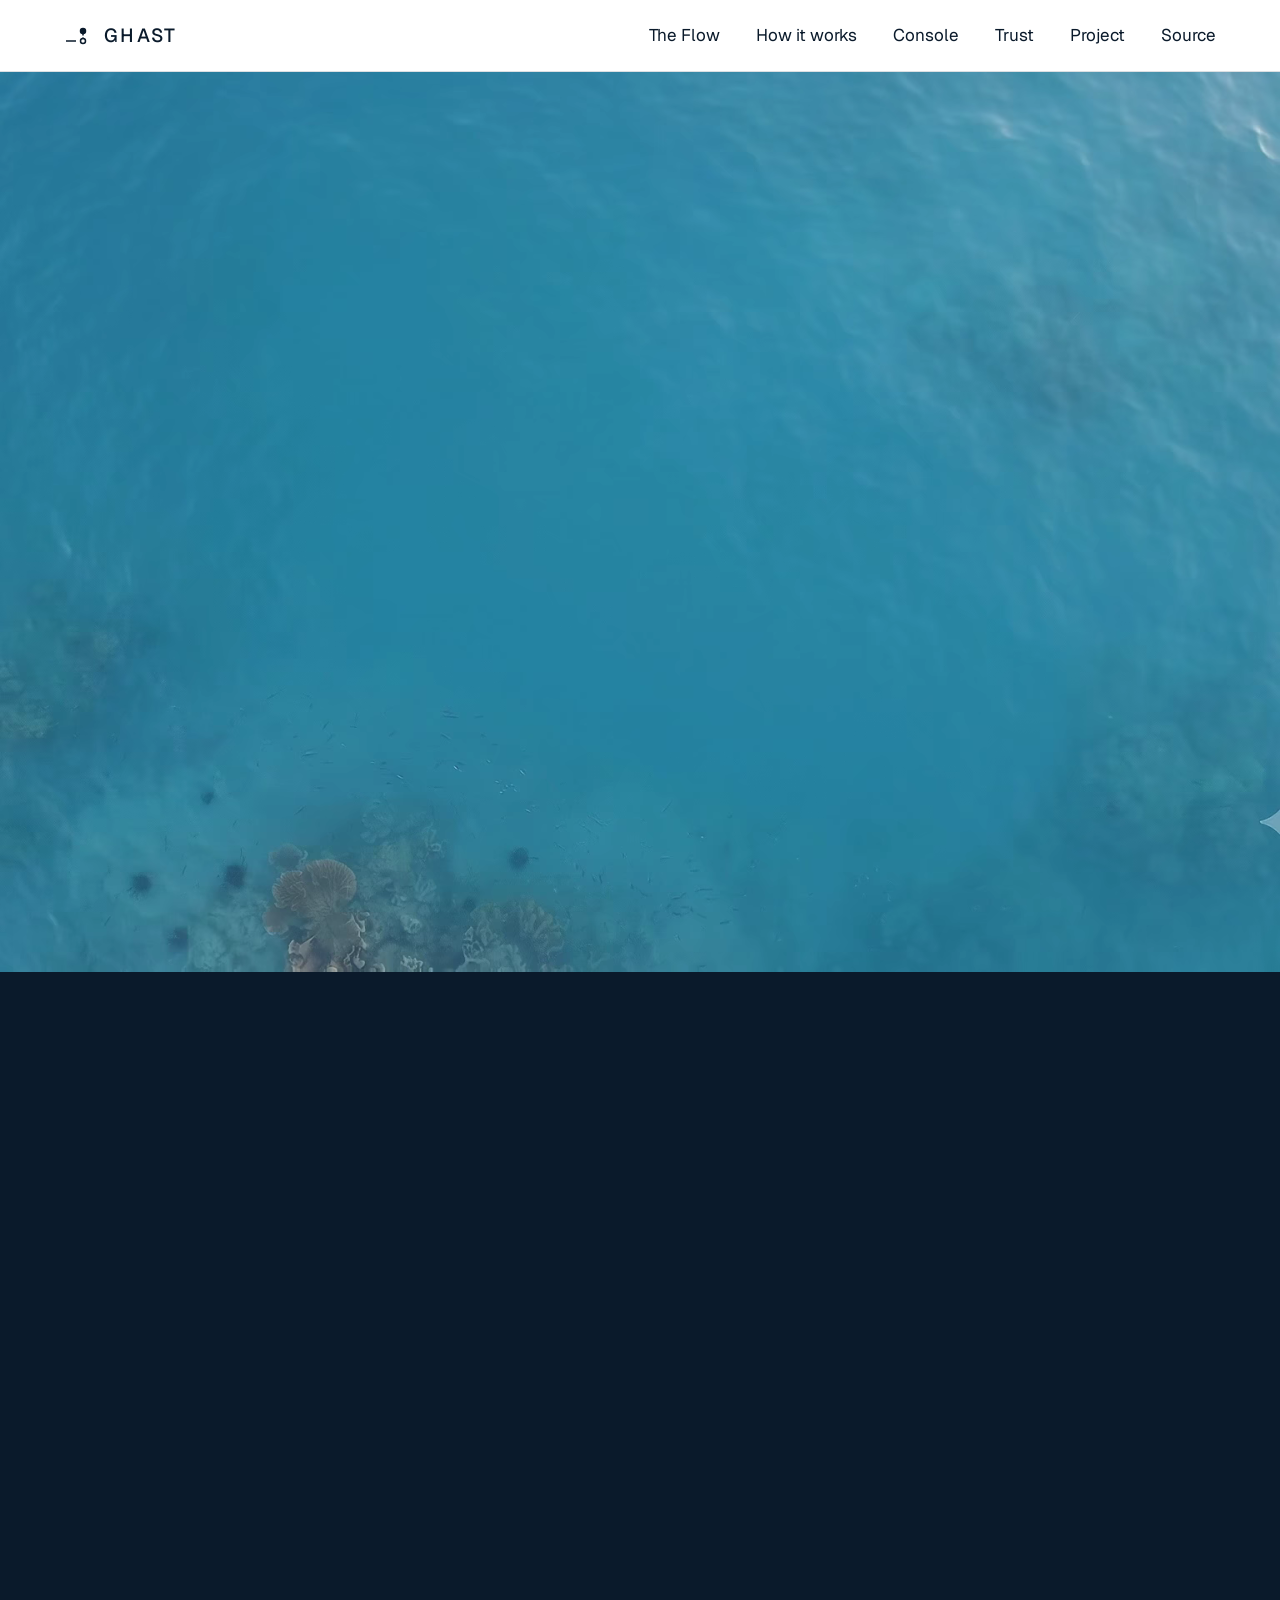
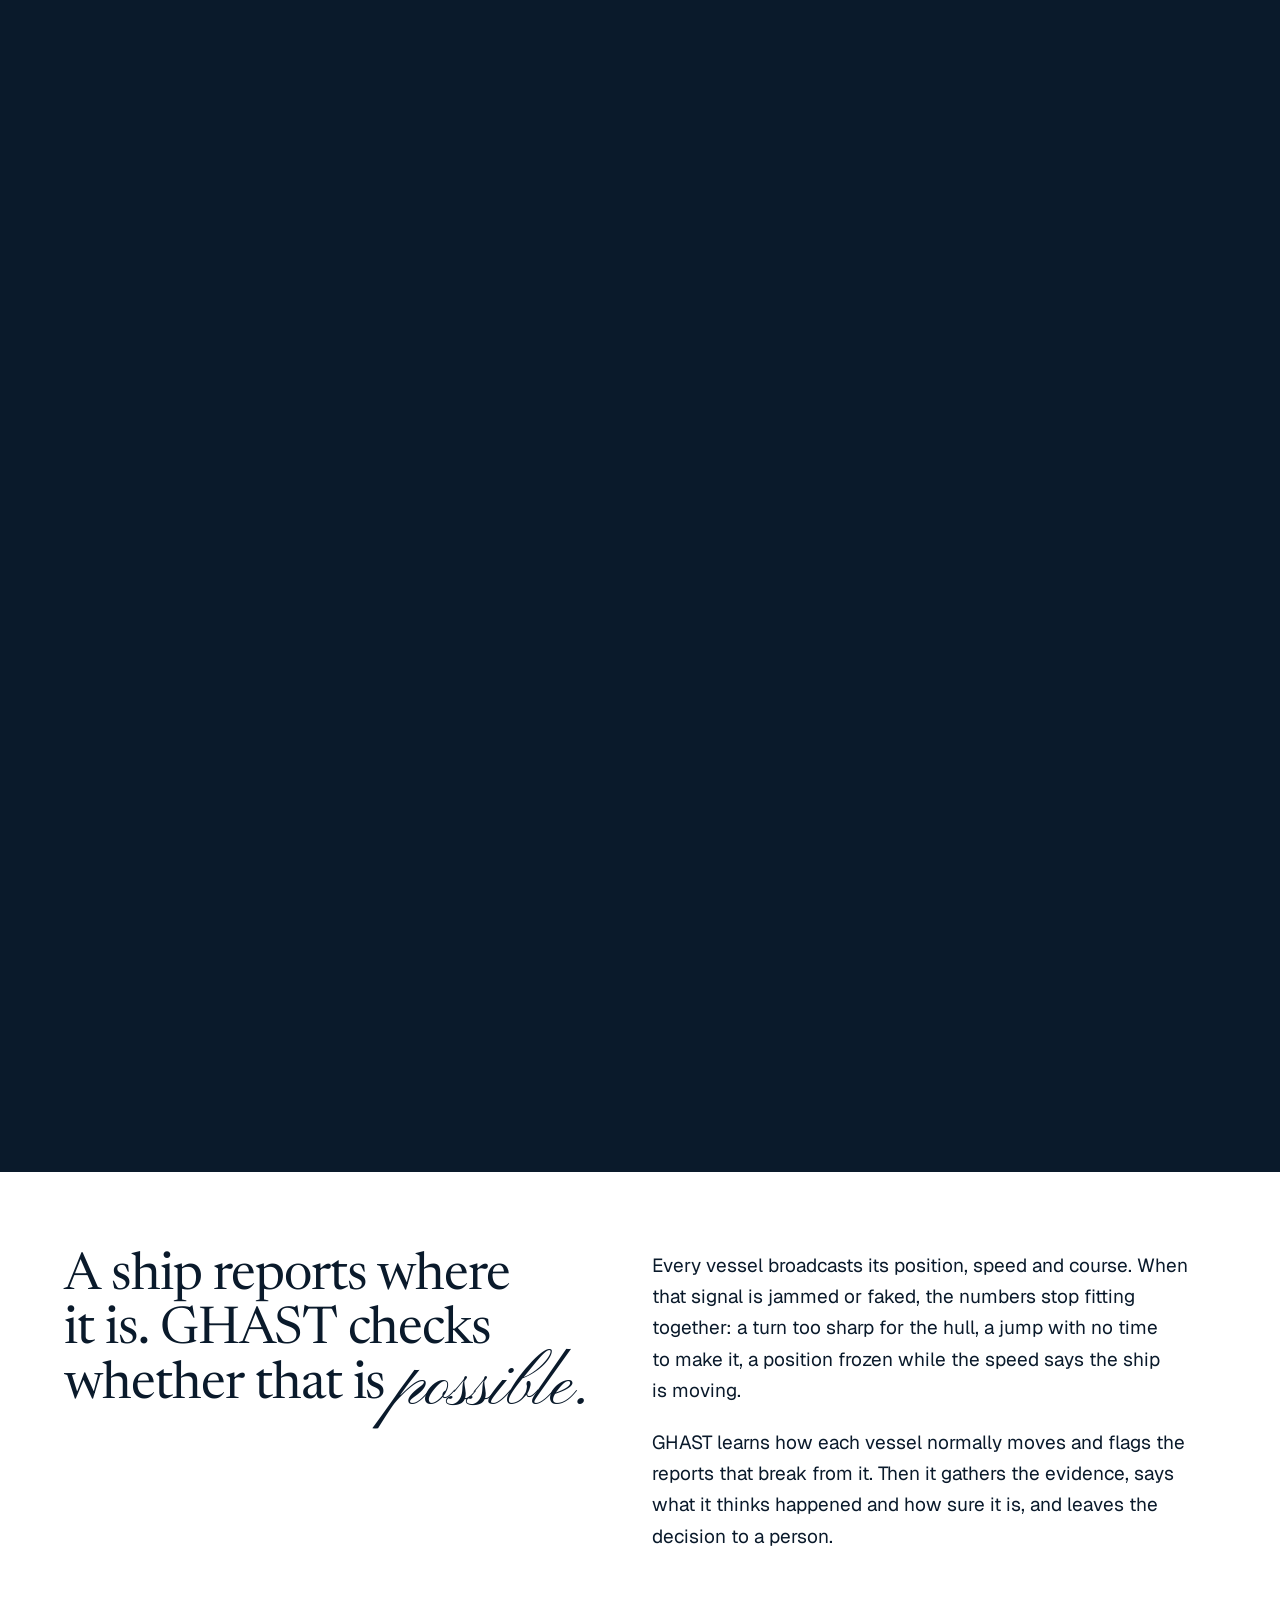
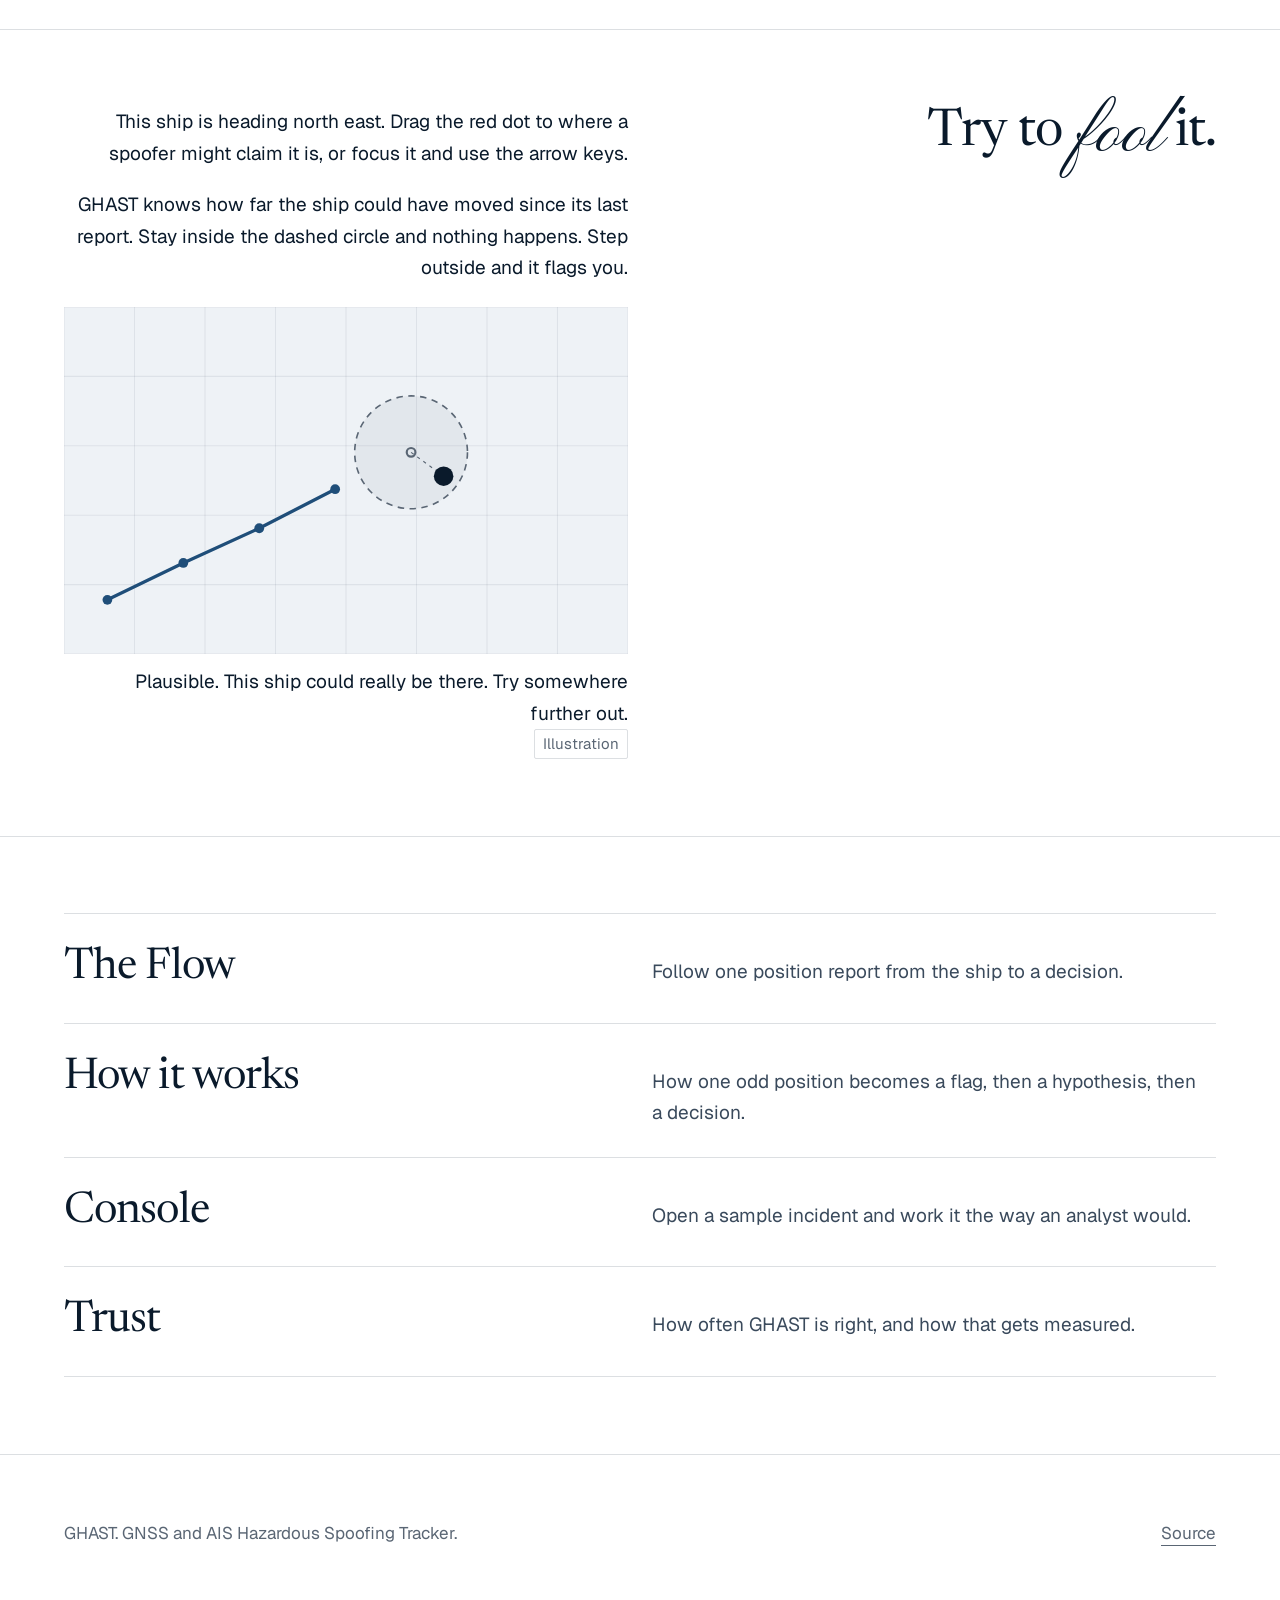
<file: frontend/site/index.html>
<!doctype html>
<html lang="en" class="no-js">
<head>
  <meta charset="utf-8" />
  <meta name="viewport" content="width=device-width, initial-scale=1" />
  <title>GHAST</title>
  <meta name="description" content="GHAST watches vessel position reports, flags the ones that do not add up, and shows an analyst why." />
  <meta name="author" content="GHAST team" />
  <meta name="robots" content="index, follow" />
  <meta name="theme-color" content="#ffffff" />
  <link rel="icon" type="image/svg+xml" href="assets/favicon.svg" />
  <meta property="og:type" content="website" />
  <meta property="og:site_name" content="GHAST" />
  <meta property="og:title" content="GHAST" />
  <meta property="og:description" content="GHAST watches vessel position reports, flags the ones that do not add up, and shows an analyst why." />
  <meta property="og:image" content="assets/og-image.jpg" />
  <meta property="og:image:width" content="1200" />
  <meta property="og:image:height" content="630" />
  <meta property="og:image:alt" content="A cargo ship from above with a red flag marking a reported position that does not match its track." />
  <meta name="twitter:card" content="summary_large_image" />
  <meta name="twitter:title" content="GHAST" />
  <meta name="twitter:description" content="GHAST watches vessel position reports, flags the ones that do not add up, and shows an analyst why." />
  <meta name="twitter:image" content="assets/og-image.jpg" />
  <link rel="preconnect" href="https://fonts.googleapis.com" />
  <link rel="preconnect" href="https://fonts.gstatic.com" crossorigin />
  <link href="https://fonts.googleapis.com/css2?family=Geist:wght@400;500&family=Geist+Mono:wght@400;500&family=Newsreader:opsz,wght@6..72,400&family=Pinyon+Script&display=swap" rel="stylesheet" />
  <link rel="stylesheet" href="styles/tokens.css" />
  <link rel="stylesheet" href="styles/base.css" />
  <link rel="stylesheet" href="styles/nav.css" />
  <link rel="stylesheet" href="styles/hero.css" />
  <link rel="stylesheet" href="styles/pages.css" />
  <script>document.documentElement.classList.remove("no-js");</script>
</head>
<body>
<header class="header"><div class="header__in"><a class="mark" href="index.html" aria-label="GHAST home"><svg viewBox="0 0 28 24" fill="none" stroke="currentColor" stroke-width="1.5" aria-hidden="true"><path d="M2 17H12"/><path d="M19 10v4" stroke-dasharray="1.5 2"/><circle cx="19" cy="17" r="2.5"/><circle cx="19" cy="7" r="2.5" fill="currentColor"/></svg><span>GHAST</span></a><button class="header__menu" aria-expanded="false" aria-controls="nav-links">Menu</button><nav class="header__links" id="nav-links" aria-label="Primary" data-open="false"><a href="flow.html">The Flow</a><a href="how-it-works.html">How it works</a><a href="console.html">Console</a><a href="trust.html">Trust</a><a href="project.html">Project</a><a href="https://github.com/Vishmayraj/ghast" target="_blank" rel="noopener">Source</a></nav></div></header>
<section class="hero" data-hero aria-label="GHAST introduction">
  <div class="hero__sticky">
    <video class="hero__video" data-hero-video muted playsinline preload="auto" aria-hidden="true">
      <source src="assets/ghast-hero.webm" type="video/webm" />
      <source src="assets/ghast-hero.mp4" type="video/mp4" />
    </video>
    <div class="hero__scrim" data-hero-scrim></div>
    <div class="hero__content">
      <h1 class="hero__line hero__title" data-hero-line="0.1,0.55">GHAST</h1>
      <p class="hero__line hero__name" data-hero-line="0.25,0.7">GNSS and AIS Hazardous Spoofing Tracker</p>
      <p class="hero__line hero__tagline" data-hero-line="0.4,0.9">Watches vessel position reports, flags the ones that do not add up, and shows an analyst why.</p>
    </div>
  </div>
</section>
<div class="hero__end" data-hero-end></div><main>
<section class="section" data-reveal><div class="wrap split">
  <h2 data-split>A ship reports where it is. GHAST checks whether that is <span class="script">possible.</span></h2>
  <div data-stagger>
    <p>Every vessel broadcasts its position, speed and course. When that signal is jammed or faked, the numbers stop fitting together: a turn too sharp for the hull, a jump with no time to make it, a position frozen while the speed says the ship is moving.</p>
    <p>GHAST learns how each vessel normally moves and flags the reports that break from it. Then it gathers the evidence, says what it thinks happened and how sure it is, and leaves the decision to a person.</p>
  </div>
</div></section>
<section class="section"><div class="wrap split split--flip">
  <div data-reveal="right"><h2 data-split>Try to <span class="script">fool</span> it.</h2></div>
  <div data-stagger>
    <p>This ship is heading north east. Drag the red dot to where a spoofer might claim it is, or focus it and use the arrow keys.</p>
    <p>GHAST knows how far the ship could have moved since its last report. Stay inside the dashed circle and nothing happens. Step outside and it flags you.</p>
    <div data-module="playground"><svg class="play" viewBox="0 0 520 320" role="group" aria-label="A ship track with a movable reported position"></svg>
    <p class="play__out" role="status" aria-live="polite"></p>
    <p class="muted" style="font-size:var(--fs-meta)"><span class="tag">Illustration</span></p></div>
  </div>
</div></section>
<section class="section"><div class="wrap">
  <ul class="routes" data-stagger>
    <li><a href="flow.html"><h3>The Flow</h3><p>Follow one position report from the ship to a decision.</p></a></li>
    <li><a href="how-it-works.html"><h3>How it works</h3><p>How one odd position becomes a flag, then a hypothesis, then a decision.</p></a></li>
    <li><a href="console.html"><h3>Console</h3><p>Open a sample incident and work it the way an analyst would.</p></a></li>
    <li><a href="trust.html"><h3>Trust</h3><p>How often GHAST is right, and how that gets measured.</p></a></li>
  </ul>
</div></section>
</main>
<footer class="footer"><div class="wrap footer__in"><span>GHAST. GNSS and AIS Hazardous Spoofing Tracker.</span><a href="https://github.com/Vishmayraj/ghast" target="_blank" rel="noopener">Source</a></div></footer>
  <script src="scripts/scroll-hero.js"></script>
  <script src="scripts/playground.js"></script>
  <script src="scripts/smooth-scroll.js"></script>
  <script src="scripts/ui.js"></script>
  
</body>
</html>
</file>
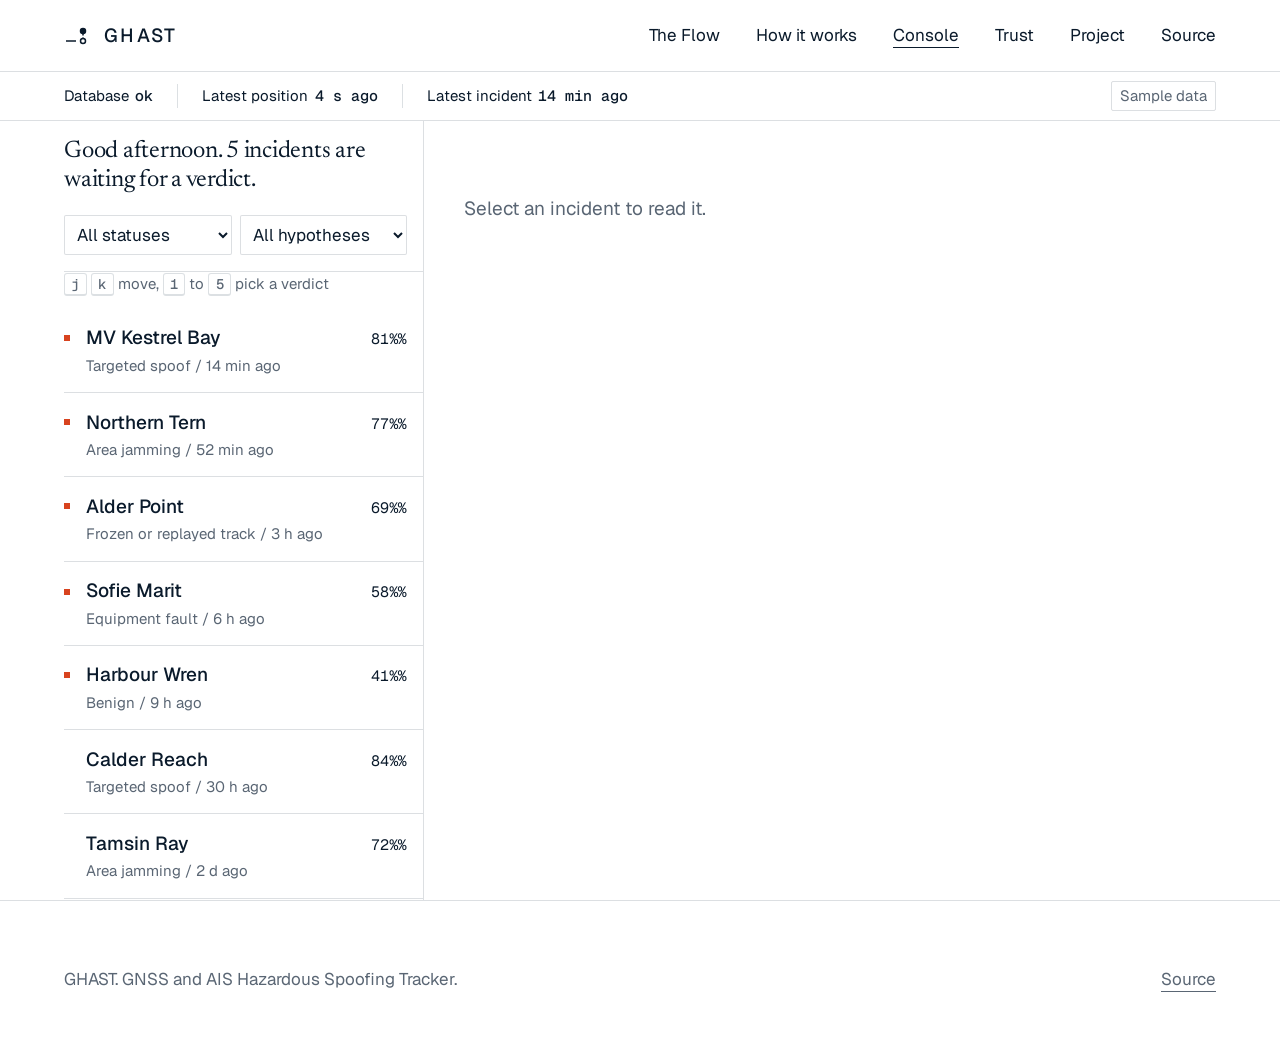
<file: frontend/site/console.html>
<!doctype html>
<html lang="en" class="no-js">
<head>
  <meta charset="utf-8" />
  <meta name="viewport" content="width=device-width, initial-scale=1" />
  <title>Console. GHAST</title>
  <meta name="description" content="Work a flagged vessel incident: evidence, detector votes, agent log, and a verdict." />
  <meta name="author" content="GHAST team" />
  <meta name="robots" content="index, follow" />
  <meta name="theme-color" content="#ffffff" />
  <link rel="icon" type="image/svg+xml" href="assets/favicon.svg" />
  <meta property="og:type" content="website" />
  <meta property="og:site_name" content="GHAST" />
  <meta property="og:title" content="Console. GHAST" />
  <meta property="og:description" content="Work a flagged vessel incident: evidence, detector votes, agent log, and a verdict." />
  <meta property="og:image" content="assets/og-image.jpg" />
  <meta property="og:image:width" content="1200" />
  <meta property="og:image:height" content="630" />
  <meta property="og:image:alt" content="A cargo ship from above with a red flag marking a reported position that does not match its track." />
  <meta name="twitter:card" content="summary_large_image" />
  <meta name="twitter:title" content="Console. GHAST" />
  <meta name="twitter:description" content="Work a flagged vessel incident: evidence, detector votes, agent log, and a verdict." />
  <meta name="twitter:image" content="assets/og-image.jpg" />
  <link rel="preconnect" href="https://fonts.googleapis.com" />
  <link rel="preconnect" href="https://fonts.gstatic.com" crossorigin />
  <link href="https://fonts.googleapis.com/css2?family=Geist:wght@400;500&family=Geist+Mono:wght@400;500&family=Newsreader:opsz,wght@6..72,400&family=Pinyon+Script&display=swap" rel="stylesheet" />
  <link rel="stylesheet" href="styles/tokens.css" />
  <link rel="stylesheet" href="styles/base.css" />
  <link rel="stylesheet" href="styles/nav.css" />
  <link rel="stylesheet" href="styles/pages.css" />
  <link rel="stylesheet" href="styles/console.css" />
  <script>document.documentElement.classList.remove("no-js");</script>
</head>
<body>
<header class="header"><div class="header__in"><a class="mark" href="index.html" aria-label="GHAST home"><svg viewBox="0 0 28 24" fill="none" stroke="currentColor" stroke-width="1.5" aria-hidden="true"><path d="M2 17H12"/><path d="M19 10v4" stroke-dasharray="1.5 2"/><circle cx="19" cy="17" r="2.5"/><circle cx="19" cy="7" r="2.5" fill="currentColor"/></svg><span>GHAST</span></a><button class="header__menu" aria-expanded="false" aria-controls="nav-links">Menu</button><nav class="header__links" id="nav-links" aria-label="Primary" data-open="false"><a href="flow.html">The Flow</a><a href="how-it-works.html">How it works</a><a href="console.html" aria-current="page">Console</a><a href="trust.html">Trust</a><a href="project.html">Project</a><a href="https://github.com/Vishmayraj/ghast" target="_blank" rel="noopener">Source</a></nav></div></header>
<main>
<div data-module="status-strip" class="strip"><div class="wrap strip__in"><span class="strip__item">Checking the service.</span></div></div>
<div class="wrap"><div class="console" data-view="queue">
  <div class="queue" data-module="incident-queue">
    <p class="queue__hello" data-hello>Loading your queue.</p>
    <div class="queue__filters"><label class="sr" for="f-status">Status</label><select id="f-status" name="status"><option value="">All statuses</option><option value="reported">Reported</option><option value="escalated">Escalated</option><option value="resolved">Resolved</option></select><label class="sr" for="f-hypothesis">Hypothesis</label><select id="f-hypothesis" name="hypothesis"><option value="">All hypotheses</option><option value="jamming">Area jamming</option><option value="targeted_spoof">Targeted spoof</option><option value="equipment_fault">Equipment fault</option><option value="freeze_replay">Frozen track</option><option value="benign">Benign</option></select></div>
    <p class="queue__keys muted"><kbd>j</kbd> <kbd>k</kbd> move, <kbd>1</kbd> to <kbd>5</kbd> pick a verdict</p>
    <div data-list></div>
  </div>
  <div class="detail" data-module="incident-detail"><p class="skeleton">Select an incident to read it.</p></div>
</div></div>
</main>
<footer class="footer"><div class="wrap footer__in"><span>GHAST. GNSS and AIS Hazardous Spoofing Tracker.</span><a href="https://github.com/Vishmayraj/ghast" target="_blank" rel="noopener">Source</a></div></footer>
  <script src="scripts/config.js"></script>
  <script src="scripts/data/sample.js"></script>
  <script src="scripts/data/live.js"></script>
  <script src="scripts/data/api.js"></script>
  <script src="scripts/console.js"></script>
  <script src="scripts/smooth-scroll.js"></script>
  <script src="scripts/ui.js"></script>
  
</body>
</html>
</file>
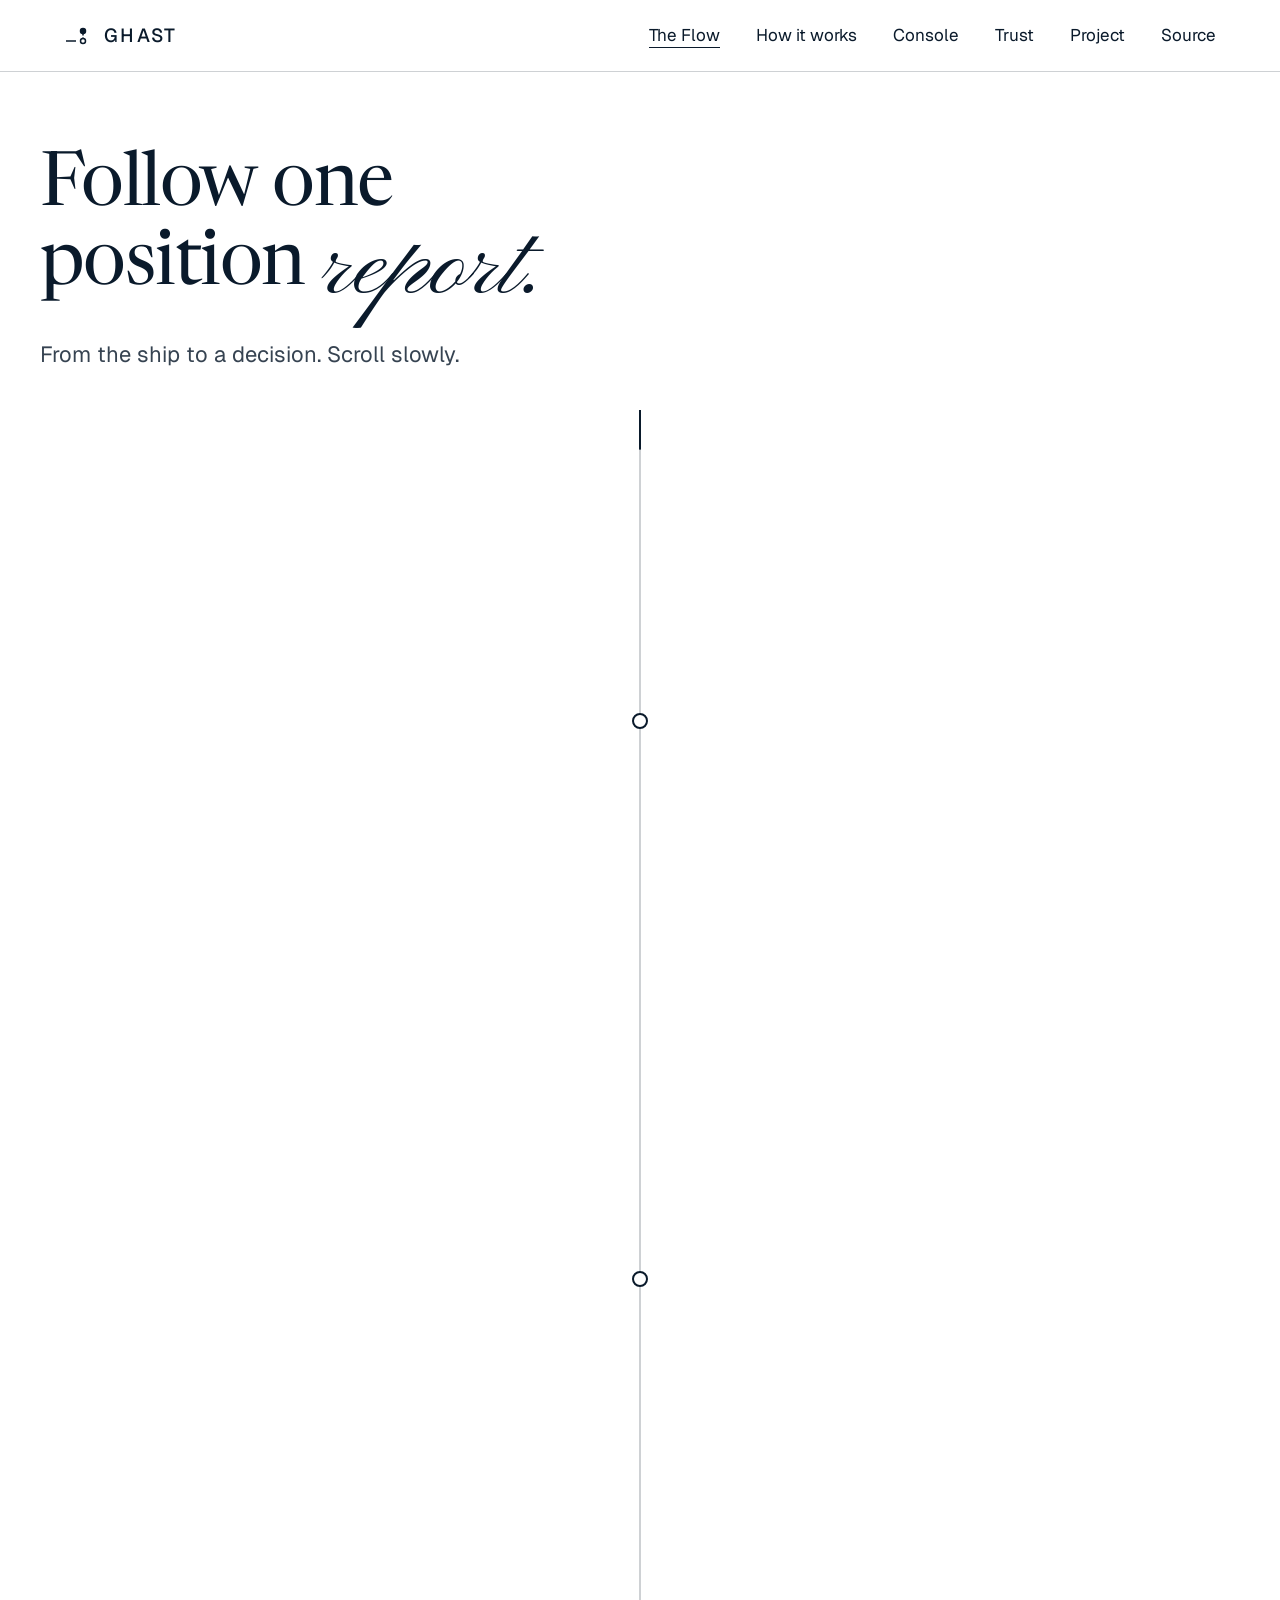
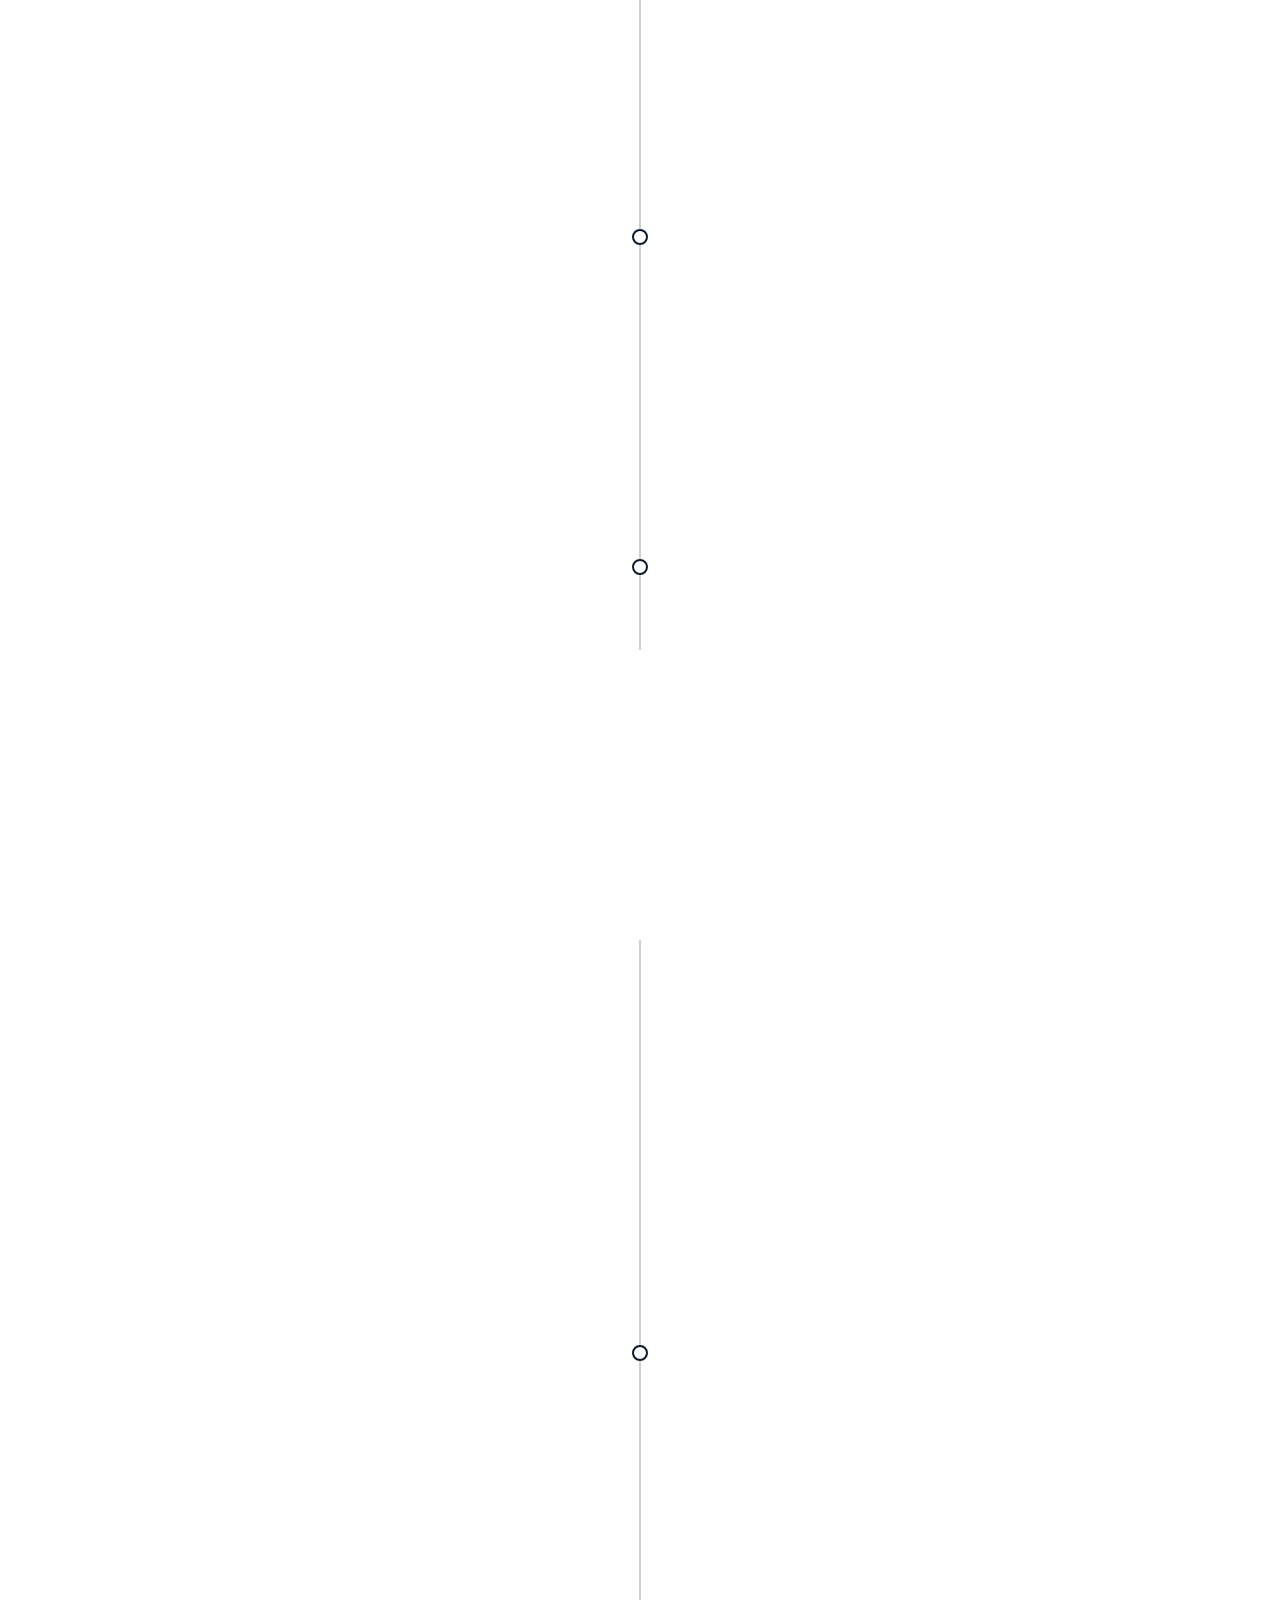
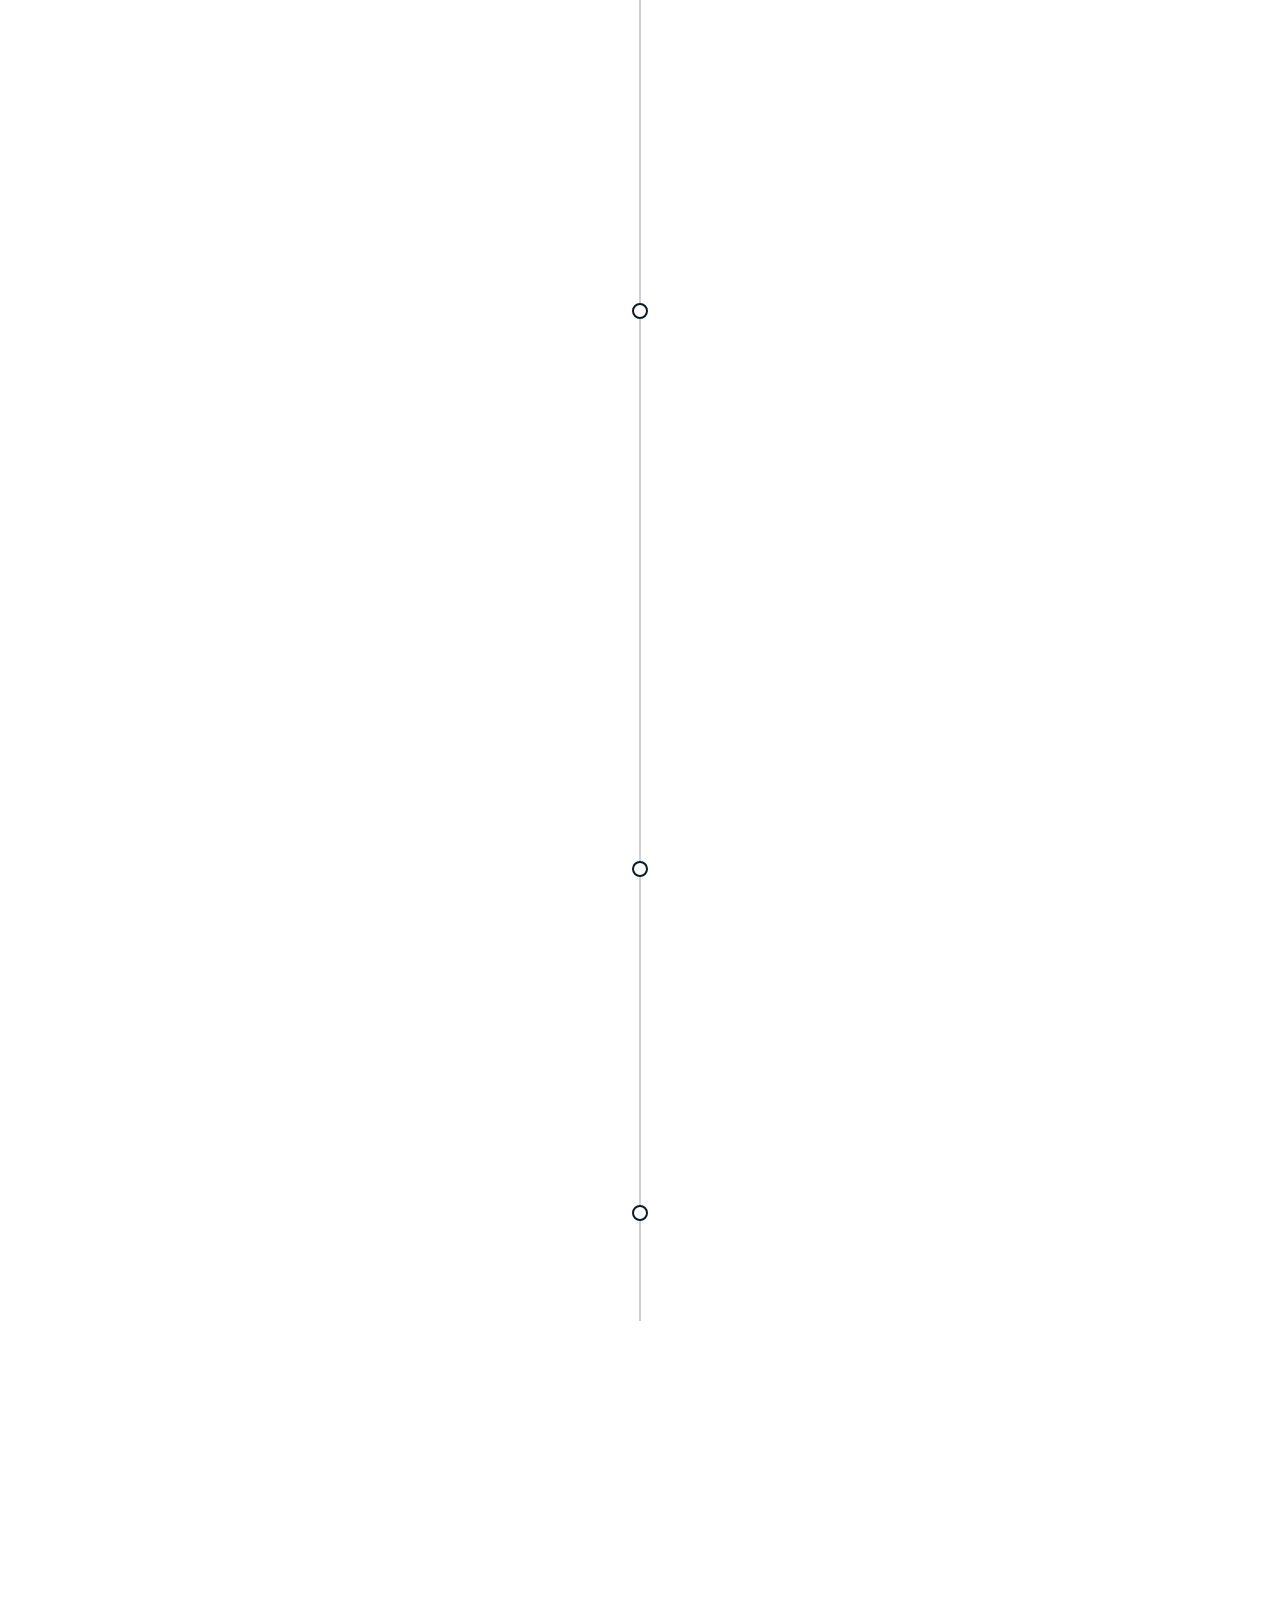
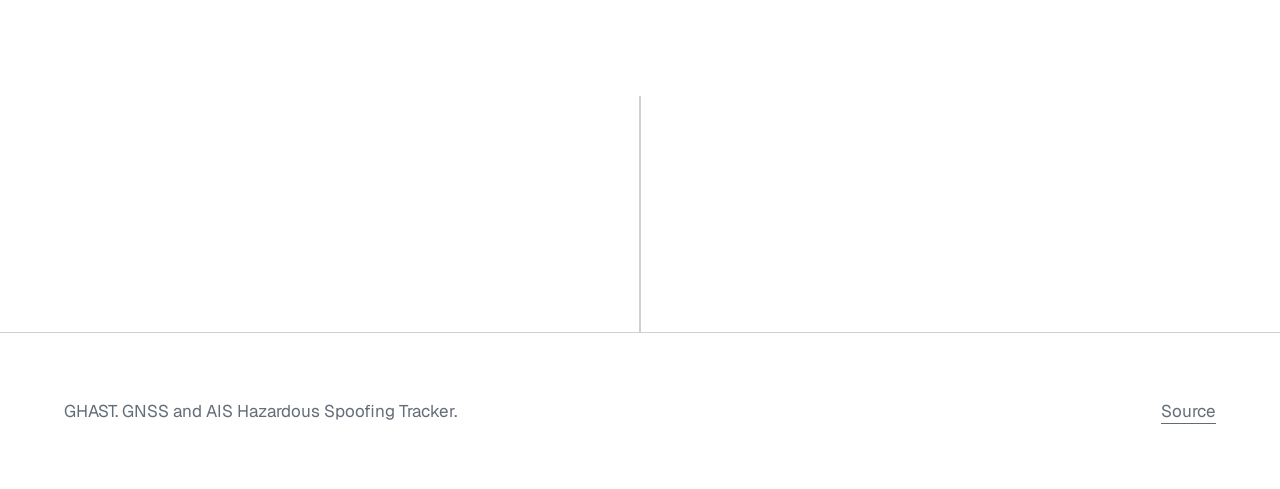
<file: frontend/site/flow.html>
<!doctype html>
<html lang="en" class="no-js">
<head>
  <meta charset="utf-8" />
  <meta name="viewport" content="width=device-width, initial-scale=1" />
  <title>The Flow. GHAST</title>
  <meta name="description" content="Follow one vessel position report from the ship to an analyst decision." />
  <meta name="author" content="GHAST team" />
  <meta name="robots" content="index, follow" />
  <meta name="theme-color" content="#ffffff" />
  <link rel="icon" type="image/svg+xml" href="assets/favicon.svg" />
  <meta property="og:type" content="website" />
  <meta property="og:site_name" content="GHAST" />
  <meta property="og:title" content="The Flow. GHAST" />
  <meta property="og:description" content="Follow one vessel position report from the ship to an analyst decision." />
  <meta property="og:image" content="assets/og-image.jpg" />
  <meta property="og:image:width" content="1200" />
  <meta property="og:image:height" content="630" />
  <meta property="og:image:alt" content="A cargo ship from above with a red flag marking a reported position that does not match its track." />
  <meta name="twitter:card" content="summary_large_image" />
  <meta name="twitter:title" content="The Flow. GHAST" />
  <meta name="twitter:description" content="Follow one vessel position report from the ship to an analyst decision." />
  <meta name="twitter:image" content="assets/og-image.jpg" />
  <link rel="preconnect" href="https://fonts.googleapis.com" />
  <link rel="preconnect" href="https://fonts.gstatic.com" crossorigin />
  <link href="https://fonts.googleapis.com/css2?family=Geist:wght@400;500&family=Geist+Mono:wght@400;500&family=Newsreader:opsz,wght@6..72,400&family=Pinyon+Script&display=swap" rel="stylesheet" />
  <link rel="stylesheet" href="styles/tokens.css" />
  <link rel="stylesheet" href="styles/base.css" />
  <link rel="stylesheet" href="styles/nav.css" />
  <link rel="stylesheet" href="styles/pages.css" />
  <link rel="stylesheet" href="styles/flow.css" />
  <script>document.documentElement.classList.remove("no-js");</script>
</head>
<body>
<header class="header"><div class="header__in"><a class="mark" href="index.html" aria-label="GHAST home"><svg viewBox="0 0 28 24" fill="none" stroke="currentColor" stroke-width="1.5" aria-hidden="true"><path d="M2 17H12"/><path d="M19 10v4" stroke-dasharray="1.5 2"/><circle cx="19" cy="17" r="2.5"/><circle cx="19" cy="7" r="2.5" fill="currentColor"/></svg><span>GHAST</span></a><button class="header__menu" aria-expanded="false" aria-controls="nav-links">Menu</button><nav class="header__links" id="nav-links" aria-label="Primary" data-open="false"><a href="flow.html" aria-current="page">The Flow</a><a href="how-it-works.html">How it works</a><a href="console.html">Console</a><a href="trust.html">Trust</a><a href="project.html">Project</a><a href="https://github.com/Vishmayraj/ghast" target="_blank" rel="noopener">Source</a></nav></div></header>
<main><div class="wrap page-head"><h1 data-split>Follow one position <span class="script">report.</span></h1><p data-reveal>From the ship to a decision. Scroll slowly.</p></div><div class="flow" data-flow><div class="flow__line"><div class="flow__fill"></div></div><section class="pt pt--L"><span class="pt__node"></span><div class="pt__text"><p class="pt__n">1</p><h2>A ship says where <span class="script">it is.</span></h2><p>Every few seconds a vessel broadcasts its position, speed and course. GHAST listens to public feeds, around the clock.</p></div><div class="pt__vis"><svg viewBox="0 0 360 240" aria-hidden="true"><path class="sv draw" style="--len:420" d="M20 190C90 190 120 120 190 120S290 60 340 50"/><circle class="sv-fill pop" style="--d:300ms" cx="20" cy="190" r="5"/><circle class="sv-fill pop" style="--d:560ms" cx="75" cy="178" r="5"/><circle class="sv-fill pop" style="--d:820ms" cx="130" cy="142" r="5"/><circle class="sv-fill pop" style="--d:1080ms" cx="190" cy="120" r="5"/><circle class="sv-fill pop" style="--d:1340ms" cx="250" cy="92" r="5"/><circle class="sv-fill pop" style="--d:1600ms" cx="340" cy="50" r="5"/></svg></div></section><section class="pt pt--R"><span class="pt__node"></span><div class="pt__text"><p class="pt__n">2</p><h2>Every report is kept.</h2><p>Each position is stored with its time and place, and the raw message is archived beside it.</p></div><div class="pt__vis"><svg viewBox="0 0 360 240" aria-hidden="true"><line class="sv draw" style="--len:200;--d:0ms" x1="20" y1="60" x2="220" y2="60"/><line class="sv draw" style="--len:200;--d:250ms" x1="20" y1="120" x2="220" y2="120"/><line class="sv draw" style="--len:200;--d:500ms" x1="20" y1="180" x2="220" y2="180"/><rect class="sv draw" style="--len:520;--d:900ms" x="236" y="40" width="100" height="160" rx="3"/><line class="sv-dim fade-in" style="--d:1300ms" x1="248" y1="70" x2="324" y2="70"/><line class="sv-dim fade-in" style="--d:1420ms" x1="248" y1="100" x2="324" y2="100"/><line class="sv-dim fade-in" style="--d:1540ms" x1="248" y1="130" x2="324" y2="130"/><line class="sv-dim fade-in" style="--d:1660ms" x1="248" y1="160" x2="324" y2="160"/></svg></div></section><section class="pt pt--L"><span class="pt__node"></span><div class="pt__text"><p class="pt__n">3</p><h2>Where should it be?</h2><p>For each vessel, GHAST predicts the next position from its recent track. Most reports land right where they were expected.</p></div><div class="pt__vis"><svg viewBox="0 0 360 240" aria-hidden="true"><path class="sv-dim draw" style="--len:420;stroke-dasharray:7 6" d="M20 170C100 150 180 120 340 70"/><circle class="sv-dim pop" style="--d:500ms" cx="80" cy="156" r="5"/><circle class="sv-dim pop" style="--d:800ms" cx="150" cy="134" r="5"/><circle class="sv-dim pop" style="--d:1100ms" cx="220" cy="108" r="5"/><circle class="sv-dim pop" style="--d:1400ms" cx="290" cy="86" r="5"/></svg></div></section><section class="pt pt--C"><span class="pt__node"></span><div class="pt__text"><p class="pt__n">4</p><h2>Then one <span class="script">does not fit.</span></h2><p>A report lands further from the prediction than the ship could manage. That is a flag.</p></div><div class="pt__vis"></div></section><section class="pt pt--R"><span class="pt__node"></span><div class="pt__text"><p class="pt__n">5</p><h2>One ship, or many?</h2><p>One vessel off while its neighbours are fine points to spoofing aimed at it. Many off in the same area point to jamming.</p></div><div class="pt__vis"><svg viewBox="0 0 360 240" aria-hidden="true"><g class="fade-in"><rect x="10" y="30" width="160" height="180" fill="none" class="sv-dim" stroke-width="1"/></g><g class="fade-in" style="--d:200ms"><rect x="190" y="30" width="160" height="180" fill="none" class="sv-dim" stroke-width="1"/></g><circle class="sv-fill pop" style="--d:400ms" cx="40" cy="70" r="5" opacity=".6"/><circle class="sv-fill pop" style="--d:500ms" cx="110" cy="90" r="5" opacity=".6"/><circle class="sv-fill pop" style="--d:600ms" cx="70" cy="150" r="5" opacity=".6"/><circle class="sv-fill pop" style="--d:700ms" cx="130" cy="180" r="5" opacity=".6"/><circle class="sv-fill pop" style="--d:800ms" cx="150" cy="60" r="5" opacity=".6"/><circle class="ping sig" cx="90" cy="120" r="7" opacity=".5"/><circle class="sv-sig pop" style="--d:900ms" cx="90" cy="120" r="7"/><circle class="sv-sig pop" style="--d:600ms" cx="240" cy="90" r="6"/><circle class="sv-sig pop" style="--d:720ms" cx="280" cy="110" r="6"/><circle class="sv-sig pop" style="--d:840ms" cx="255" cy="150" r="6"/><circle class="sv-sig pop" style="--d:960ms" cx="300" cy="80" r="6"/><circle class="sv-sig pop" style="--d:1080ms" cx="225" cy="125" r="6"/><circle class="sv-sig pop" style="--d:1200ms" cx="290" cy="160" r="6"/></svg></div></section><section class="pt pt--L"><span class="pt__node"></span><div class="pt__text"><p class="pt__n">6</p><h2>An agent looks into it.</h2><p>It pulls the track, checks known jamming areas and the vessel's history, names the most likely cause, and logs every step.</p></div><div class="pt__vis"><ul class="agent-lines"><li style="--d:0ms">track_history</li><li style="--d:300ms">jamming_zones</li><li style="--d:600ms">incident_history</li><li style="--d:900ms">form_hypothesis</li></ul></div></section><section class="pt pt--R"><span class="pt__node"></span><div class="pt__text"><p class="pt__n">7</p><h2>A person <span class="script">decides.</span></h2><p>An analyst reads the evidence and records a verdict.</p></div><div class="pt__vis"><ul class="verdicts-big"><li style="--d:0ms">Confirmed spoof</li><li style="--d:140ms">Jamming</li><li style="--d:280ms">Equipment fault</li><li style="--d:420ms">Benign</li><li style="--d:560ms">Unclear</li></ul></div></section><section class="pt pt--C pt--end"><span class="pt__node"></span><div class="pt__text"><p class="pt__n">8</p><h2>And GHAST learns how often it is <span class="script">right.</span></h2><p>Verdicts add up to a real precision number. Until there are enough of them, GHAST says so instead of guessing.</p><div class="links"><a class="link" href="console.html">Open the console</a><a class="link" href="trust.html">How we measure</a></div></div><div class="pt__vis"></div></section></div></main>
<footer class="footer"><div class="wrap footer__in"><span>GHAST. GNSS and AIS Hazardous Spoofing Tracker.</span><a href="https://github.com/Vishmayraj/ghast" target="_blank" rel="noopener">Source</a></div></footer>
  <script src="scripts/flow.js"></script>
  <script src="scripts/smooth-scroll.js"></script>
  <script src="scripts/ui.js"></script>
  
</body>
</html>
</file>
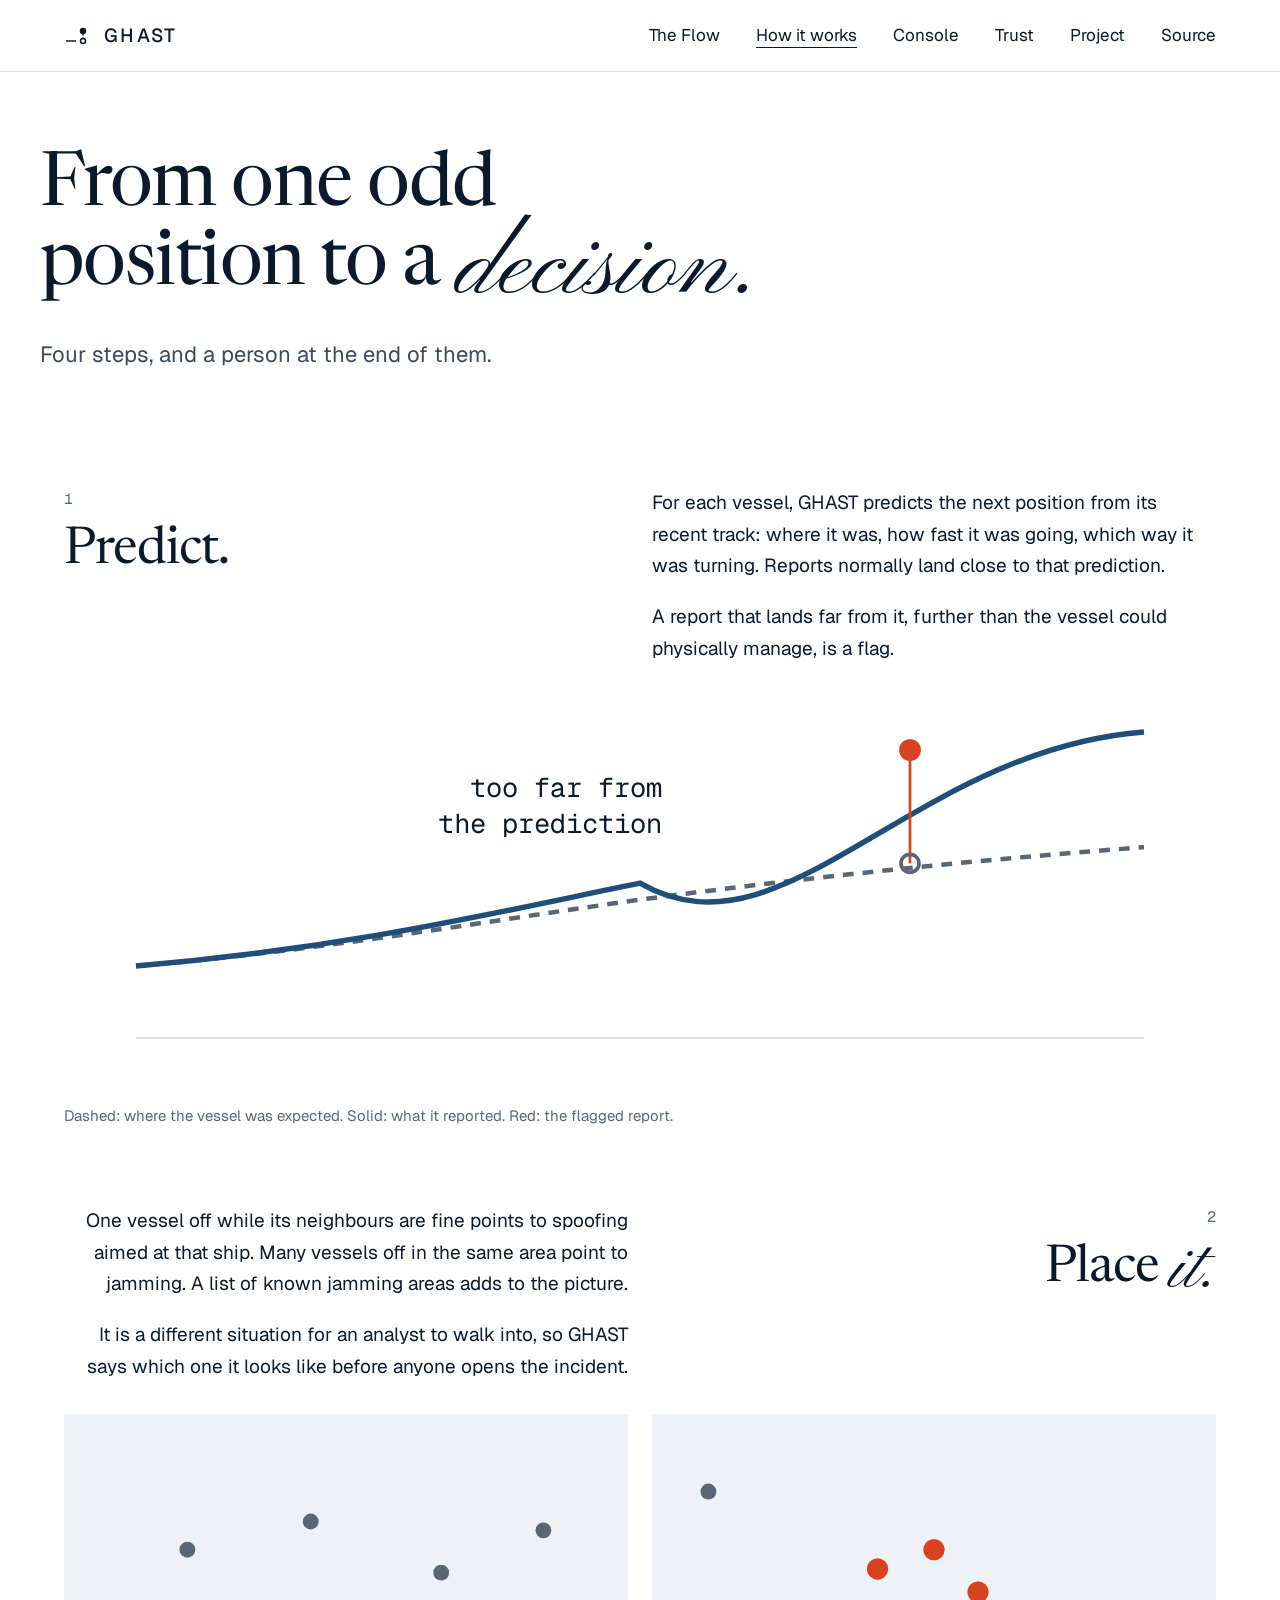
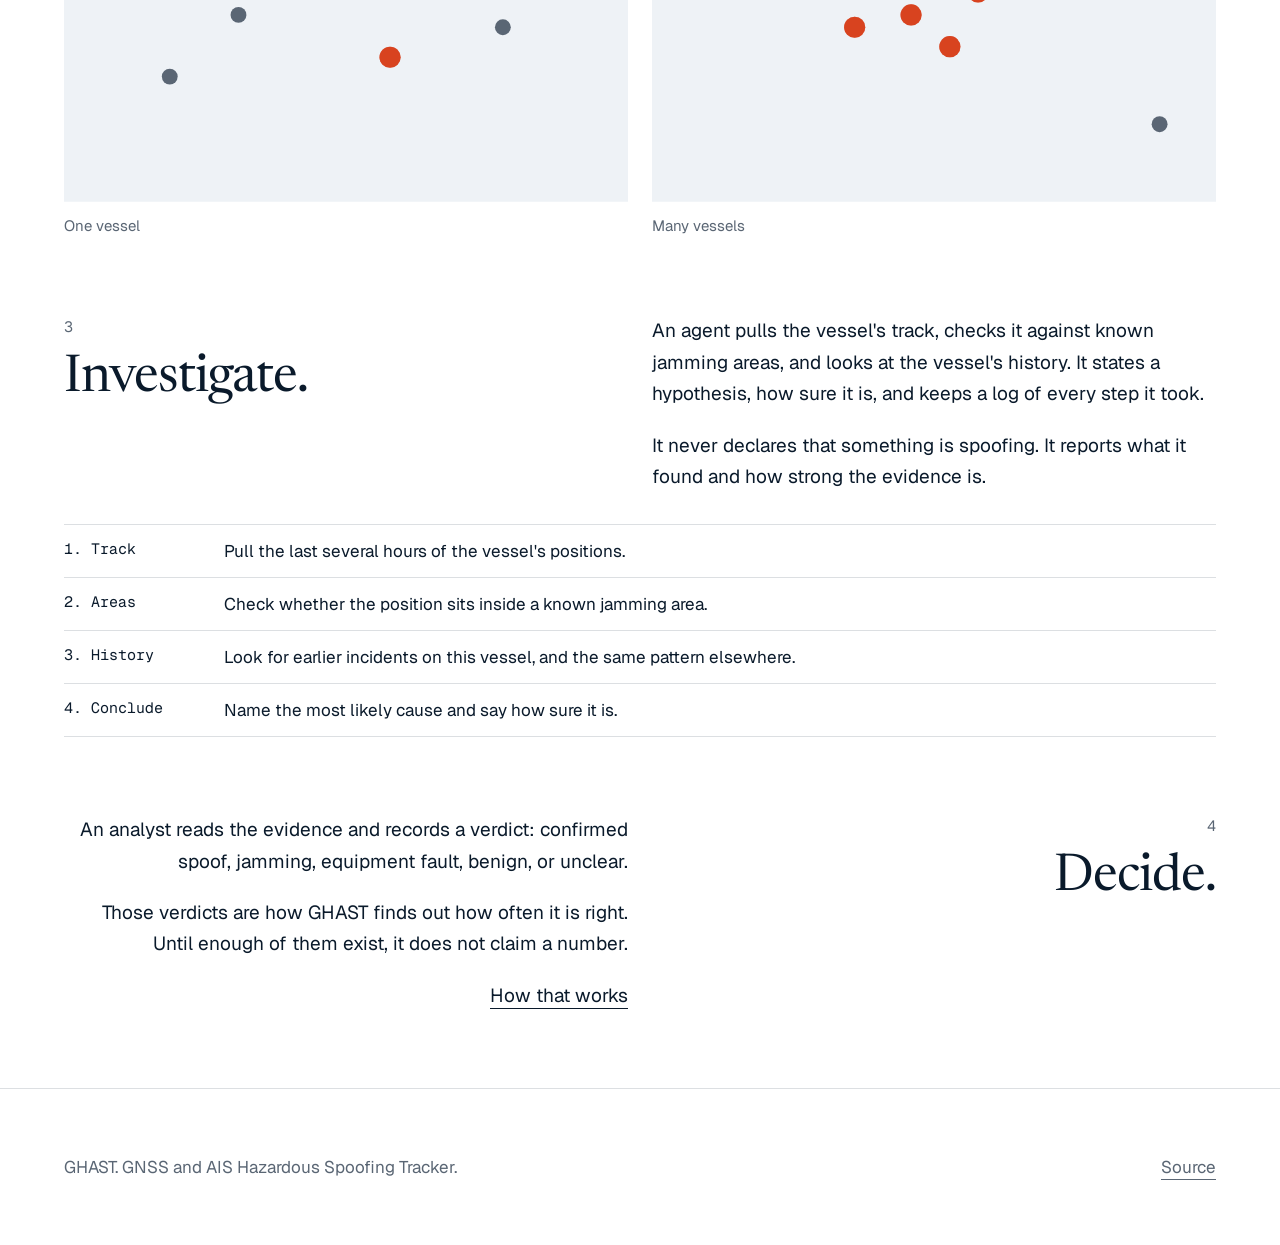
<file: frontend/site/how-it-works.html>
<!doctype html>
<html lang="en" class="no-js">
<head>
  <meta charset="utf-8" />
  <meta name="viewport" content="width=device-width, initial-scale=1" />
  <title>How it works. GHAST</title>
  <meta name="description" content="How a vessel position becomes a flag, a hypothesis, and an analyst decision." />
  <meta name="author" content="GHAST team" />
  <meta name="robots" content="index, follow" />
  <meta name="theme-color" content="#ffffff" />
  <link rel="icon" type="image/svg+xml" href="assets/favicon.svg" />
  <meta property="og:type" content="website" />
  <meta property="og:site_name" content="GHAST" />
  <meta property="og:title" content="How it works. GHAST" />
  <meta property="og:description" content="How a vessel position becomes a flag, a hypothesis, and an analyst decision." />
  <meta property="og:image" content="assets/og-image.jpg" />
  <meta property="og:image:width" content="1200" />
  <meta property="og:image:height" content="630" />
  <meta property="og:image:alt" content="A cargo ship from above with a red flag marking a reported position that does not match its track." />
  <meta name="twitter:card" content="summary_large_image" />
  <meta name="twitter:title" content="How it works. GHAST" />
  <meta name="twitter:description" content="How a vessel position becomes a flag, a hypothesis, and an analyst decision." />
  <meta name="twitter:image" content="assets/og-image.jpg" />
  <link rel="preconnect" href="https://fonts.googleapis.com" />
  <link rel="preconnect" href="https://fonts.gstatic.com" crossorigin />
  <link href="https://fonts.googleapis.com/css2?family=Geist:wght@400;500&family=Geist+Mono:wght@400;500&family=Newsreader:opsz,wght@6..72,400&family=Pinyon+Script&display=swap" rel="stylesheet" />
  <link rel="stylesheet" href="styles/tokens.css" />
  <link rel="stylesheet" href="styles/base.css" />
  <link rel="stylesheet" href="styles/nav.css" />
  <link rel="stylesheet" href="styles/pages.css" />
  <script>document.documentElement.classList.remove("no-js");</script>
</head>
<body>
<header class="header"><div class="header__in"><a class="mark" href="index.html" aria-label="GHAST home"><svg viewBox="0 0 28 24" fill="none" stroke="currentColor" stroke-width="1.5" aria-hidden="true"><path d="M2 17H12"/><path d="M19 10v4" stroke-dasharray="1.5 2"/><circle cx="19" cy="17" r="2.5"/><circle cx="19" cy="7" r="2.5" fill="currentColor"/></svg><span>GHAST</span></a><button class="header__menu" aria-expanded="false" aria-controls="nav-links">Menu</button><nav class="header__links" id="nav-links" aria-label="Primary" data-open="false"><a href="flow.html">The Flow</a><a href="how-it-works.html" aria-current="page">How it works</a><a href="console.html">Console</a><a href="trust.html">Trust</a><a href="project.html">Project</a><a href="https://github.com/Vishmayraj/ghast" target="_blank" rel="noopener">Source</a></nav></div></header>
<main>
<div class="wrap page-head"><h1 data-split>From one odd position to a <span class="script">decision.</span></h1><p data-reveal>Four steps, and a person at the end of them.</p></div>
<section class="step"><div class="wrap"><div class="split"><div data-reveal="left"><span class="step__n">1</span><h2 data-split>Predict.</h2></div><div data-stagger><p>For each vessel, GHAST predicts the next position from its recent track: where it was, how fast it was going, which way it was turning. Reports normally land close to that prediction.</p><p>A report that lands far from it, further than the vessel could physically manage, is a flag.</p></div></div><figure class="fig" data-draw><div><svg viewBox="0 0 640 220" role="img" aria-label="A predicted track and a reported track that leaves it, with the gap marked">
<line x1="40" y1="190" x2="600" y2="190" stroke="#0a1a2b" stroke-opacity=".14"/>
<path class="pop" d="M40 150C160 140 260 120 360 108C440 98 520 90 600 84" fill="none" stroke="#5a6674" stroke-width="2.5" stroke-dasharray="6 5"/>
<path class="draw" style="--len:760" d="M40 150C160 140 250 118 320 104C400 150 470 30 600 20" fill="none" stroke="#1f4e79" stroke-width="3"/>
<line class="draw" style="--len:70;--d:1500ms" x1="470" y1="30" x2="470" y2="93" stroke="#d8431f" stroke-width="1.5"/>
<circle class="pop" style="--d:1500ms" cx="470" cy="93" r="5" fill="none" stroke="#5a6674" stroke-width="2"/>
<circle class="ping" cx="470" cy="30" r="6" fill="#d8431f" opacity=".5"/>
<circle class="pop" style="--d:1700ms" cx="470" cy="30" r="6" fill="#d8431f"/>
<text x="332" y="56" font-family="Geist Mono, monospace" font-size="15" fill="#0a1a2b" text-anchor="end">too far from</text>
<text x="332" y="76" font-family="Geist Mono, monospace" font-size="15" fill="#0a1a2b" text-anchor="end">the prediction</text></svg></div><figcaption>Dashed: where the vessel was expected. Solid: what it reported. Red: the flagged report.</figcaption></figure></div></section><section class="step"><div class="wrap"><div class="split split--flip"><div data-reveal="right"><span class="step__n">2</span><h2 data-split>Place <span class="script">it.</span></h2></div><div data-stagger><p>One vessel off while its neighbours are fine points to spoofing aimed at that ship. Many vessels off in the same area point to jamming. A list of known jamming areas adds to the picture.</p><p>It is a different situation for an analyst to walk into, so GHAST says which one it looks like before anyone opens the incident.</p></div></div><div class="fig fleet" data-draw><figure><svg viewBox="0 0 320 220" role="img" aria-label="Vessel positions"><rect width="320" height="220" fill="#eef2f6"/><circle class="pop dot" cx="70" cy="77" r="4.5" fill="#5a6674" opacity="0.7" style="--d:0ms"/><circle class="pop dot" cx="99" cy="114" r="4.5" fill="#5a6674" opacity="0.7" style="--d:120ms"/><circle class="pop dot" cx="140" cy="61" r="4.5" fill="#5a6674" opacity="0.7" style="--d:240ms"/><circle class="ping" cx="185" cy="138" r="6" fill="#d8431f" opacity=".5"/><circle class="pop dot" cx="185" cy="138" r="6" fill="#d8431f" style="--d:360ms"/><circle class="pop dot" cx="214" cy="90" r="4.5" fill="#5a6674" opacity="0.7" style="--d:480ms"/><circle class="pop dot" cx="249" cy="121" r="4.5" fill="#5a6674" opacity="0.7" style="--d:600ms"/><circle class="pop dot" cx="60" cy="149" r="4.5" fill="#5a6674" opacity="0.7" style="--d:720ms"/><circle class="pop dot" cx="272" cy="66" r="4.5" fill="#5a6674" opacity="0.7" style="--d:840ms"/></svg><figcaption>One vessel</figcaption></figure><figure><svg viewBox="0 0 320 220" role="img" aria-label="Vessel positions"><rect width="320" height="220" fill="#eef2f6"/><circle class="ping" cx="128" cy="88" r="6" fill="#d8431f" opacity=".5"/><circle class="pop dot" cx="128" cy="88" r="6" fill="#d8431f" style="--d:0ms"/><circle class="ping" cx="160" cy="77" r="6" fill="#d8431f" opacity=".5"/><circle class="pop dot" cx="160" cy="77" r="6" fill="#d8431f" style="--d:120ms"/><circle class="ping" cx="147" cy="114" r="6" fill="#d8431f" opacity=".5"/><circle class="pop dot" cx="147" cy="114" r="6" fill="#d8431f" style="--d:240ms"/><circle class="ping" cx="185" cy="101" r="6" fill="#d8431f" opacity=".5"/><circle class="pop dot" cx="185" cy="101" r="6" fill="#d8431f" style="--d:360ms"/><circle class="ping" cx="115" cy="121" r="6" fill="#d8431f" opacity=".5"/><circle class="pop dot" cx="115" cy="121" r="6" fill="#d8431f" style="--d:480ms"/><circle class="ping" cx="169" cy="132" r="6" fill="#d8431f" opacity=".5"/><circle class="pop dot" cx="169" cy="132" r="6" fill="#d8431f" style="--d:600ms"/><circle class="pop dot" cx="32" cy="44" r="4.5" fill="#5a6674" opacity="0.7" style="--d:720ms"/><circle class="pop dot" cx="288" cy="176" r="4.5" fill="#5a6674" opacity="0.7" style="--d:840ms"/></svg><figcaption>Many vessels</figcaption></figure></div></div></section><section class="step"><div class="wrap"><div class="split"><div data-reveal="left"><span class="step__n">3</span><h2 data-split>Investigate.</h2></div><div data-stagger><p>An agent pulls the vessel's track, checks it against known jamming areas, and looks at the vessel's history. It states a hypothesis, how sure it is, and keeps a log of every step it took.</p><p>It never declares that something is spoofing. It reports what it found and how strong the evidence is.</p></div></div><ol class="log fig" data-stagger><li><span class="mono">1. Track</span><span>Pull the last several hours of the vessel's positions.</span></li><li><span class="mono">2. Areas</span><span>Check whether the position sits inside a known jamming area.</span></li><li><span class="mono">3. History</span><span>Look for earlier incidents on this vessel, and the same pattern elsewhere.</span></li><li><span class="mono">4. Conclude</span><span>Name the most likely cause and say how sure it is.</span></li></ol></div></section><section class="step"><div class="wrap"><div class="split split--flip"><div data-reveal="right"><span class="step__n">4</span><h2 data-split>Decide.</h2></div><div data-stagger><p>An analyst reads the evidence and records a verdict: confirmed spoof, jamming, equipment fault, benign, or unclear.</p><p>Those verdicts are how GHAST finds out how often it is right. Until enough of them exist, it does not claim a number.</p><p><a class="link" href="trust.html">How that works</a></p></div></div></div></section><div style="height:var(--pad-section)"></div></main>
<footer class="footer"><div class="wrap footer__in"><span>GHAST. GNSS and AIS Hazardous Spoofing Tracker.</span><a href="https://github.com/Vishmayraj/ghast" target="_blank" rel="noopener">Source</a></div></footer>
  <script src="scripts/smooth-scroll.js"></script>
  <script src="scripts/ui.js"></script>
  
</body>
</html>
</file>
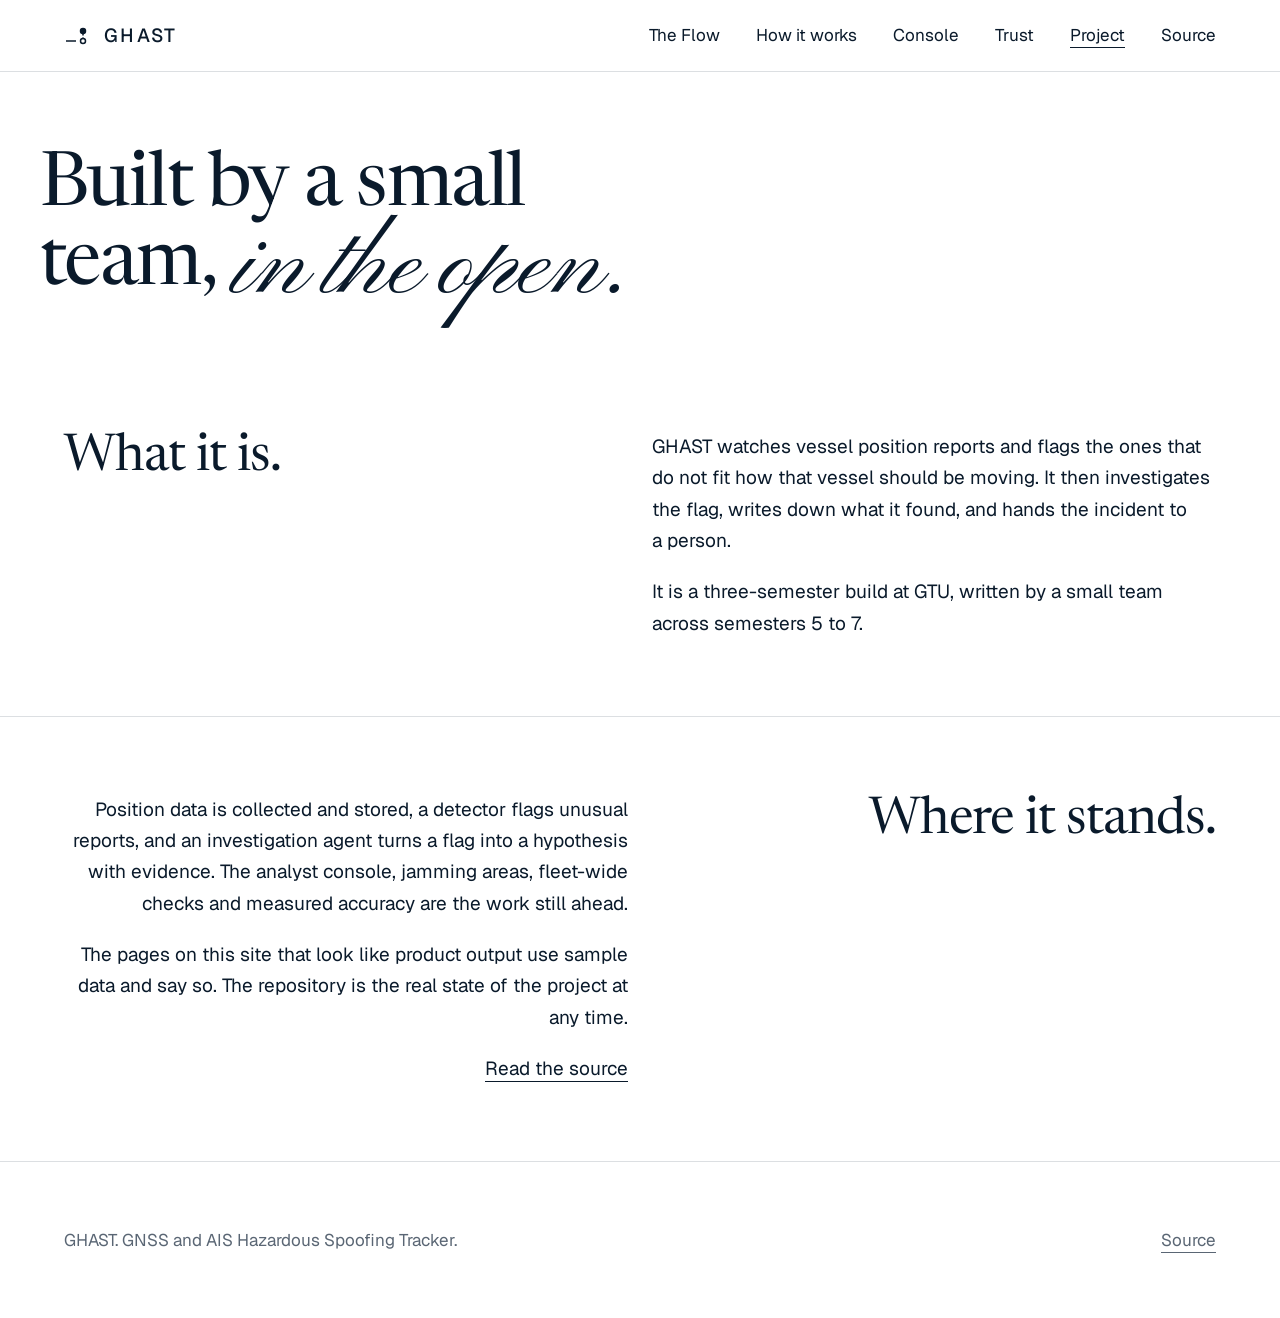
<file: frontend/site/project.html>
<!doctype html>
<html lang="en" class="no-js">
<head>
  <meta charset="utf-8" />
  <meta name="viewport" content="width=device-width, initial-scale=1" />
  <title>Project. GHAST</title>
  <meta name="description" content="What GHAST is, who is building it, and where it stands." />
  <meta name="author" content="GHAST team" />
  <meta name="robots" content="index, follow" />
  <meta name="theme-color" content="#ffffff" />
  <link rel="icon" type="image/svg+xml" href="assets/favicon.svg" />
  <meta property="og:type" content="website" />
  <meta property="og:site_name" content="GHAST" />
  <meta property="og:title" content="Project. GHAST" />
  <meta property="og:description" content="What GHAST is, who is building it, and where it stands." />
  <meta property="og:image" content="assets/og-image.jpg" />
  <meta property="og:image:width" content="1200" />
  <meta property="og:image:height" content="630" />
  <meta property="og:image:alt" content="A cargo ship from above with a red flag marking a reported position that does not match its track." />
  <meta name="twitter:card" content="summary_large_image" />
  <meta name="twitter:title" content="Project. GHAST" />
  <meta name="twitter:description" content="What GHAST is, who is building it, and where it stands." />
  <meta name="twitter:image" content="assets/og-image.jpg" />
  <link rel="preconnect" href="https://fonts.googleapis.com" />
  <link rel="preconnect" href="https://fonts.gstatic.com" crossorigin />
  <link href="https://fonts.googleapis.com/css2?family=Geist:wght@400;500&family=Geist+Mono:wght@400;500&family=Newsreader:opsz,wght@6..72,400&family=Pinyon+Script&display=swap" rel="stylesheet" />
  <link rel="stylesheet" href="styles/tokens.css" />
  <link rel="stylesheet" href="styles/base.css" />
  <link rel="stylesheet" href="styles/nav.css" />
  <link rel="stylesheet" href="styles/pages.css" />
  <script>document.documentElement.classList.remove("no-js");</script>
</head>
<body>
<header class="header"><div class="header__in"><a class="mark" href="index.html" aria-label="GHAST home"><svg viewBox="0 0 28 24" fill="none" stroke="currentColor" stroke-width="1.5" aria-hidden="true"><path d="M2 17H12"/><path d="M19 10v4" stroke-dasharray="1.5 2"/><circle cx="19" cy="17" r="2.5"/><circle cx="19" cy="7" r="2.5" fill="currentColor"/></svg><span>GHAST</span></a><button class="header__menu" aria-expanded="false" aria-controls="nav-links">Menu</button><nav class="header__links" id="nav-links" aria-label="Primary" data-open="false"><a href="flow.html">The Flow</a><a href="how-it-works.html">How it works</a><a href="console.html">Console</a><a href="trust.html">Trust</a><a href="project.html" aria-current="page">Project</a><a href="https://github.com/Vishmayraj/ghast" target="_blank" rel="noopener">Source</a></nav></div></header>
<main>
<div class="wrap page-head"><h1 data-split>Built by a small team, <span class="script">in the open.</span></h1></div>
<section class="section"><div class="wrap split"><div data-reveal="left"><h2 data-split>What it is.</h2></div><div class="prose" data-stagger>
<p>GHAST watches vessel position reports and flags the ones that do not fit how that vessel should be moving. It then investigates the flag, writes down what it found, and hands the incident to a person.</p>
<p>It is a three-semester build at GTU, written by a small team across semesters 5 to 7.</p>
</div></div></section>
<section class="section"><div class="wrap split split--flip"><div data-reveal="right"><h2 data-split>Where it stands.</h2></div><div class="prose" data-stagger>
<p>Position data is collected and stored, a detector flags unusual reports, and an investigation agent turns a flag into a hypothesis with evidence. The analyst console, jamming areas, fleet-wide checks and measured accuracy are the work still ahead.</p>
<p>The pages on this site that look like product output use sample data and say so. The repository is the real state of the project at any time.</p>
<p><a class="link" href="https://github.com/Vishmayraj/ghast" target="_blank" rel="noopener">Read the source</a></p>
</div></div></section>
</main>
<footer class="footer"><div class="wrap footer__in"><span>GHAST. GNSS and AIS Hazardous Spoofing Tracker.</span><a href="https://github.com/Vishmayraj/ghast" target="_blank" rel="noopener">Source</a></div></footer>
  <script src="scripts/smooth-scroll.js"></script>
  <script src="scripts/ui.js"></script>
  
</body>
</html>
</file>
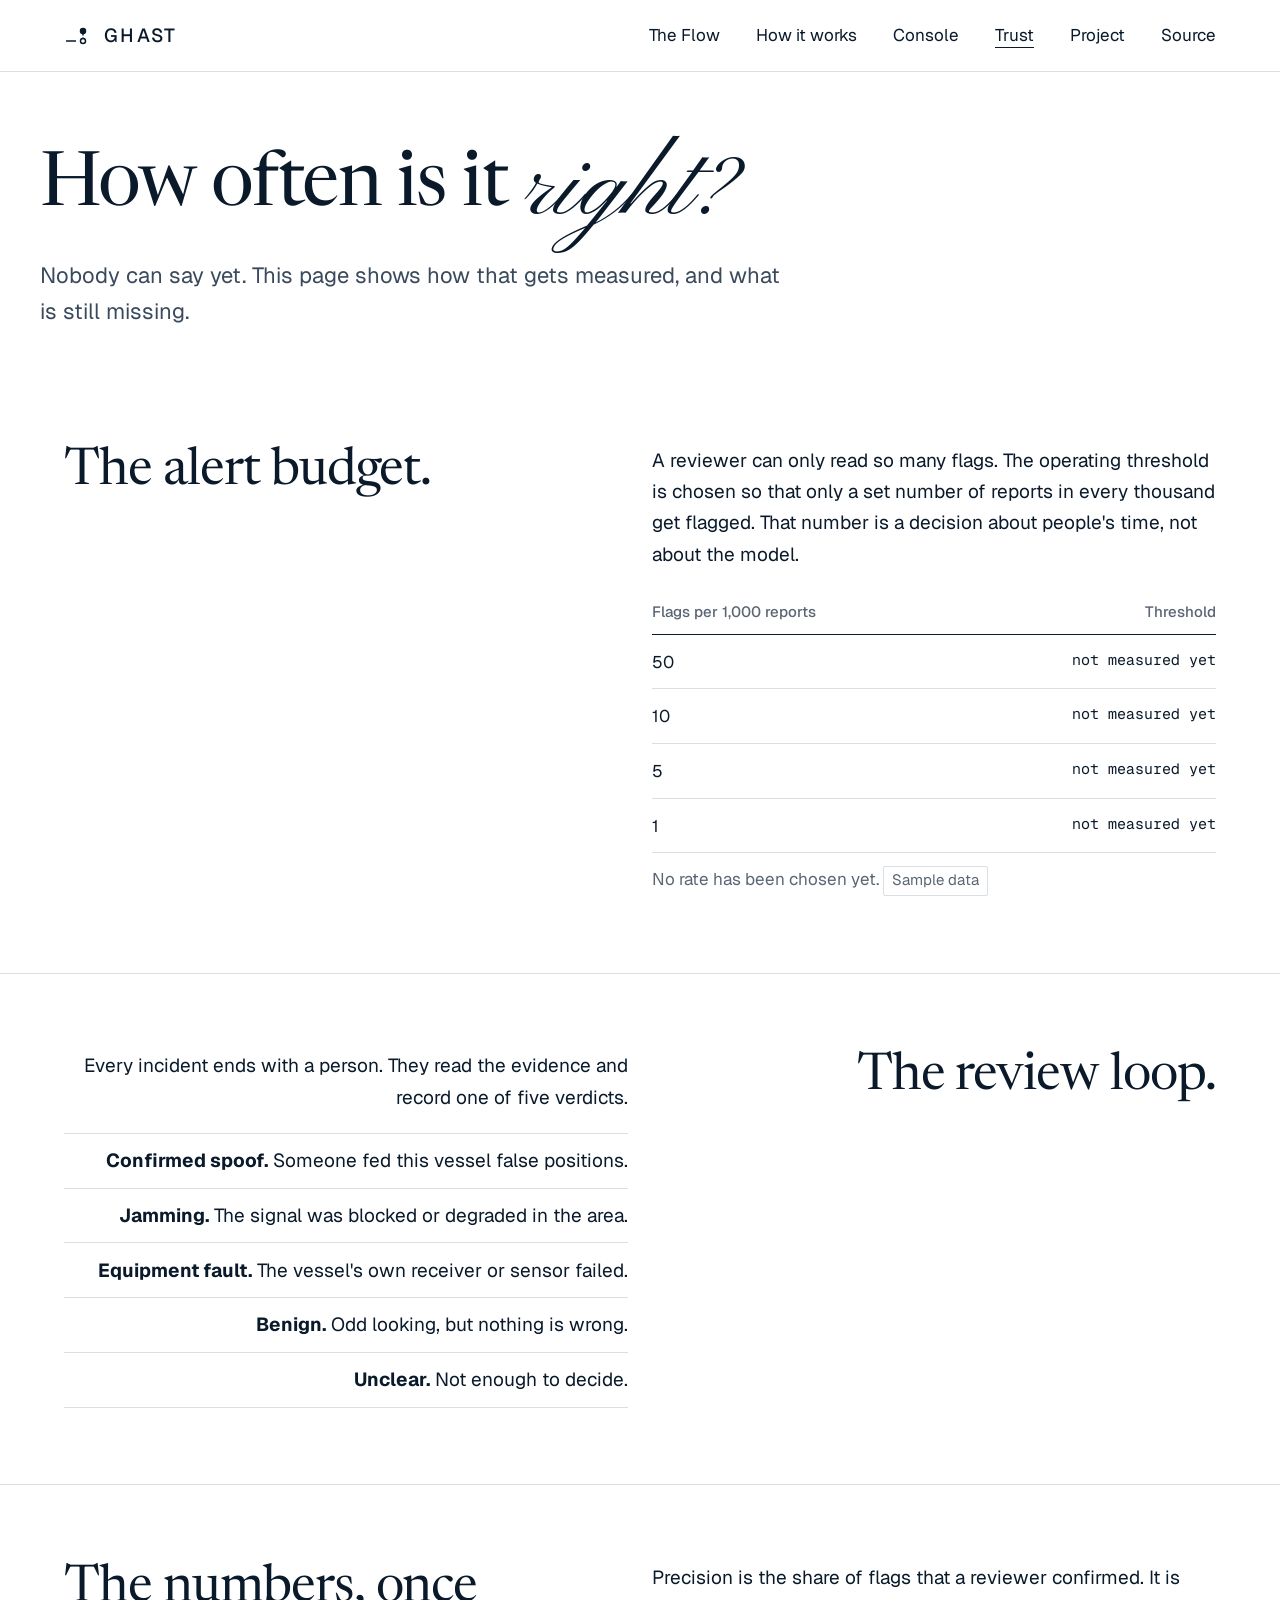
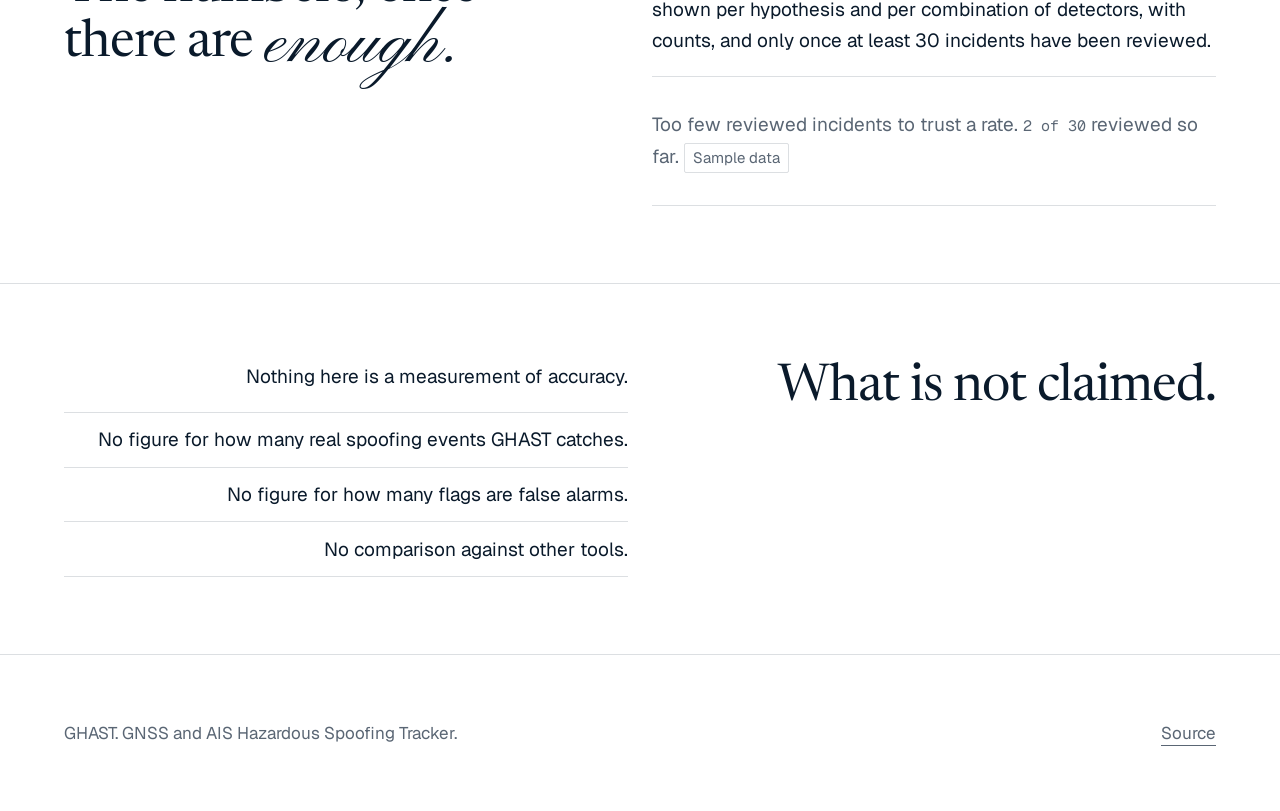
<file: frontend/site/trust.html>
<!doctype html>
<html lang="en" class="no-js">
<head>
  <meta charset="utf-8" />
  <meta name="viewport" content="width=device-width, initial-scale=1" />
  <title>Trust. GHAST</title>
  <meta name="description" content="How GHAST measures how often it is right: alert budget, analyst verdicts, and the review statistics." />
  <meta name="author" content="GHAST team" />
  <meta name="robots" content="index, follow" />
  <meta name="theme-color" content="#ffffff" />
  <link rel="icon" type="image/svg+xml" href="assets/favicon.svg" />
  <meta property="og:type" content="website" />
  <meta property="og:site_name" content="GHAST" />
  <meta property="og:title" content="Trust. GHAST" />
  <meta property="og:description" content="How GHAST measures how often it is right: alert budget, analyst verdicts, and the review statistics." />
  <meta property="og:image" content="assets/og-image.jpg" />
  <meta property="og:image:width" content="1200" />
  <meta property="og:image:height" content="630" />
  <meta property="og:image:alt" content="A cargo ship from above with a red flag marking a reported position that does not match its track." />
  <meta name="twitter:card" content="summary_large_image" />
  <meta name="twitter:title" content="Trust. GHAST" />
  <meta name="twitter:description" content="How GHAST measures how often it is right: alert budget, analyst verdicts, and the review statistics." />
  <meta name="twitter:image" content="assets/og-image.jpg" />
  <link rel="preconnect" href="https://fonts.googleapis.com" />
  <link rel="preconnect" href="https://fonts.gstatic.com" crossorigin />
  <link href="https://fonts.googleapis.com/css2?family=Geist:wght@400;500&family=Geist+Mono:wght@400;500&family=Newsreader:opsz,wght@6..72,400&family=Pinyon+Script&display=swap" rel="stylesheet" />
  <link rel="stylesheet" href="styles/tokens.css" />
  <link rel="stylesheet" href="styles/base.css" />
  <link rel="stylesheet" href="styles/nav.css" />
  <link rel="stylesheet" href="styles/pages.css" />
  <script>document.documentElement.classList.remove("no-js");</script>
</head>
<body>
<header class="header"><div class="header__in"><a class="mark" href="index.html" aria-label="GHAST home"><svg viewBox="0 0 28 24" fill="none" stroke="currentColor" stroke-width="1.5" aria-hidden="true"><path d="M2 17H12"/><path d="M19 10v4" stroke-dasharray="1.5 2"/><circle cx="19" cy="17" r="2.5"/><circle cx="19" cy="7" r="2.5" fill="currentColor"/></svg><span>GHAST</span></a><button class="header__menu" aria-expanded="false" aria-controls="nav-links">Menu</button><nav class="header__links" id="nav-links" aria-label="Primary" data-open="false"><a href="flow.html">The Flow</a><a href="how-it-works.html">How it works</a><a href="console.html">Console</a><a href="trust.html" aria-current="page">Trust</a><a href="project.html">Project</a><a href="https://github.com/Vishmayraj/ghast" target="_blank" rel="noopener">Source</a></nav></div></header>
<main>
<div class="wrap page-head"><h1 data-split>How often is it <span class="script">right?</span></h1><p data-reveal>Nobody can say yet. This page shows how that gets measured, and what is still missing.</p></div>
<section class="section"><div class="wrap split"><div data-reveal="left"><h2 data-split>The alert budget.</h2></div><div data-stagger><p>A reviewer can only read so many flags. The operating threshold is chosen so that only a set number of reports in every thousand get flagged. That number is a decision about people's time, not about the model.</p><div><div data-module="alert-budget"><p class="muted">Loading.</p></div></div></div></div></section><section class="section"><div class="wrap split split--flip"><div data-reveal="right"><h2 data-split>The review loop.</h2></div><div data-stagger><p>Every incident ends with a person. They read the evidence and record one of five verdicts.</p><div><ul class="plain-list"><li><b>Confirmed spoof.</b> Someone fed this vessel false positions.</li><li><b>Jamming.</b> The signal was blocked or degraded in the area.</li><li><b>Equipment fault.</b> The vessel's own receiver or sensor failed.</li><li><b>Benign.</b> Odd looking, but nothing is wrong.</li><li><b>Unclear.</b> Not enough to decide.</li></ul></div></div></div></section><section class="section"><div class="wrap split"><div data-reveal="left"><h2 data-split>The numbers, once there are <span class="script">enough.</span></h2></div><div data-stagger><p>Precision is the share of flags that a reviewer confirmed. It is shown per hypothesis and per combination of detectors, with counts, and only once at least 30 incidents have been reviewed.</p><div><div data-module="review-stats"><p class="muted">Loading.</p></div></div></div></div></section><section class="section"><div class="wrap split split--flip"><div data-reveal="right"><h2 data-split>What is not claimed.</h2></div><div data-stagger><p>Nothing here is a measurement of accuracy.</p><div><ul class="plain-list"><li>No figure for how many real spoofing events GHAST catches.</li><li>No figure for how many flags are false alarms.</li><li>No comparison against other tools.</li></ul></div></div></div></section></main>
<footer class="footer"><div class="wrap footer__in"><span>GHAST. GNSS and AIS Hazardous Spoofing Tracker.</span><a href="https://github.com/Vishmayraj/ghast" target="_blank" rel="noopener">Source</a></div></footer>
  <script src="scripts/config.js"></script>
  <script src="scripts/data/sample.js"></script>
  <script src="scripts/data/live.js"></script>
  <script src="scripts/data/api.js"></script>
  <script src="scripts/trust.js"></script>
  <script src="scripts/smooth-scroll.js"></script>
  <script src="scripts/ui.js"></script>
  
</body>
</html>
</file>
<file: frontend/site/styles/tokens.css>
/* GHAST design tokens. Paper, ink, fine rules, one signal color. */
:root {
  --paper: #ffffff;
  --paper-deep: #f2f4f6;
  --ink: #0a1a2b;
  --ink-2: #3a4a5c;
  --ink-3: #5a6674;
  --rule: rgba(10, 32, 54, 0.14);
  --sea: #1f4e79;
  --sea-tint: #eef2f6;
  --signal: #d8431f;

  --font-serif: "Newsreader", Georgia, "Times New Roman", serif;
  --font-sans: "Geist", system-ui, -apple-system, "Segoe UI", sans-serif;
  --font-script: "Pinyon Script", "Snell Roundhand", cursive;
  --font-mono: "Geist Mono", ui-monospace, "SF Mono", Menlo, Consolas, monospace;

  --fs-meta: 0.9375rem;
  --fs-small: 1.0625rem;
  --fs-body: 1.1875rem;
  --fs-h3: 1.625rem;
  --fs-h2: clamp(2rem, 1.5rem + 2.2vw, 3.25rem);
  --fs-h1: clamp(2.75rem, 1.6rem + 5vw, 6rem);

  --pad-section: clamp(3.5rem, 6vw, 6.5rem);
  --gutter: 24px;
  --col-max: 1200px;
  --header-h: 72px;
  --ease-io: cubic-bezier(0.65, 0, 0.35, 1);
  --ease: cubic-bezier(0.16, 1, 0.3, 1);
}
</file>
<file: frontend/site/styles/base.css>
*, *::before, *::after { box-sizing: border-box; }
body {
  margin: 0; background: var(--paper); color: var(--ink);
  font: 400 var(--fs-body)/1.65 var(--font-sans);
  -webkit-font-smoothing: antialiased; text-rendering: optimizeLegibility;
  caret-color: var(--ink);
}
h1, h2, h3, p, ul, ol, figure, dl, dd { margin: 0; }
h1, h2, h3 {
  font-family: var(--font-serif); font-weight: 400; letter-spacing: -0.02em;
  line-height: 1.05; text-wrap: balance;
}
h2 { font-size: var(--fs-h2); }
h3 { font-size: var(--fs-h3); line-height: 1.2; }
p { text-wrap: pretty; max-width: 62ch; }
a { color: inherit; text-underline-offset: 6px; text-decoration-thickness: 1px; }
ul, ol { padding: 0; list-style: none; }
img, video, svg { display: block; max-width: 100%; }
button, input, select, textarea { font: inherit; color: inherit; }
.mono, .num { font-family: var(--font-mono); font-size: 0.9375rem; font-variant-numeric: tabular-nums; }
.muted { color: var(--ink-3); }
.sr { position: absolute; width: 1px; height: 1px; overflow: hidden; clip: rect(0 0 0 0); white-space: nowrap; }

::selection { background: var(--ink); color: var(--paper); }
:focus-visible { outline: 2px solid var(--ink); outline-offset: 3px; }
html { scrollbar-width: thin; scrollbar-color: var(--rule) transparent; }
::-webkit-scrollbar { width: 10px; height: 10px; }
::-webkit-scrollbar-thumb { background: var(--rule); border-radius: 0; }

.wrap { max-width: var(--col-max); margin: 0 auto; padding: 0 var(--gutter); }
.section { padding: var(--pad-section) 0; border-top: 1px solid var(--rule); }
.section:first-of-type { border-top: 0; }
.split { display: grid; grid-template-columns: repeat(12, 1fr); gap: var(--gutter); }
.split > :first-child { grid-column: 1 / 7; }
.split > :last-child { grid-column: 7 / 13; }
.split > :last-child > * + * { margin-top: 1.25rem; }
@media (max-width: 860px) {
  .split > * { grid-column: 1 / -1 !important; }
  .split > :last-child { margin-top: 2rem; }
}

.btn {
  display: inline-block; background: var(--ink); color: var(--paper); border: 0;
  border-radius: 2px; padding: 0.8rem 1.4rem; font-weight: 500; font-size: var(--fs-small);
  text-decoration: none; cursor: pointer; transition: background 120ms;
}
.btn:hover { background: var(--ink-2); transform: translateY(-2px); }
.btn { transition: background 160ms, transform 300ms var(--ease); }
.btn:disabled { background: var(--ink-3); cursor: not-allowed; }
.link { text-decoration: underline; }
.tag {
  display: inline-block; font-size: var(--fs-meta); color: var(--ink-3);
  border: 1px solid var(--rule); border-radius: 2px; padding: 0.1rem 0.5rem;
}

.script { font-family: var(--font-script); font-weight: 400; font-size: 1.35em; letter-spacing: 0; line-height: 0.8; }
kbd { font: 500 0.875rem var(--font-mono); border: 1px solid var(--rule); border-bottom-width: 2px; border-radius: 3px; padding: 0.05rem 0.4rem; }
.right { text-align: right; }
.right p, .right h2, .right h3 { margin-left: auto; }

/* reveals: variants and stagger */
[data-reveal], [data-stagger] > * { opacity: 0; transform: translateY(26px); transition: opacity 800ms var(--ease), transform 800ms var(--ease); transition-delay: var(--d, 0ms); }
[data-reveal="left"] { transform: translateX(-48px); }
[data-reveal="right"] { transform: translateX(48px); }
[data-reveal="scale"] { transform: scale(0.94); }
[data-reveal].is-visible, [data-stagger].is-visible > *, .no-js [data-reveal], .no-js [data-stagger] > * { opacity: 1; transform: none; }
/* headline words rise out of a mask */
.w { display: inline-block; overflow: hidden; vertical-align: top; padding: 0.35em 0.5em 0.45em; margin: -0.35em -0.5em -0.45em; }
.w > span { display: inline-block; transform: translateY(110%); transition: transform 900ms var(--ease); transition-delay: var(--d, 0ms); }
.is-visible .w > span, .no-js .w > span { transform: none; }
/* svg drawing */
.draw { stroke-dasharray: var(--len, 900); stroke-dashoffset: var(--len, 900); transition: stroke-dashoffset 1800ms var(--ease-io); transition-delay: var(--d, 0ms); }
.is-visible .draw, .is-active .draw { stroke-dashoffset: 0; }
.pop { opacity: 0; transform: scale(0.2); transform-box: fill-box; transform-origin: center; transition: opacity 500ms var(--ease), transform 600ms var(--ease); transition-delay: var(--d, 0ms); }
.is-visible .pop, .is-active .pop { opacity: 1; transform: none; }
@keyframes ping { 0% { transform: scale(1); opacity: 0.6; } 100% { transform: scale(3.2); opacity: 0; } }
.ping { transform-box: fill-box; transform-origin: center; animation: ping 2.2s var(--ease) infinite; }
@keyframes drift { 0%, 100% { transform: translateY(0); } 50% { transform: translateY(-6px); } }

@media (prefers-reduced-motion: reduce) {
  html { scroll-behavior: auto; }
  [data-reveal], [data-stagger] > *, .w > span, .pop { opacity: 1; transform: none; transition: none; }
  .draw { stroke-dashoffset: 0; transition: none; }
  .ping { animation: none; }
}
</file>
<file: frontend/site/styles/nav.css>
.header {
  position: sticky; top: 0; z-index: 50; height: var(--header-h);
  background: var(--paper); border-bottom: 1px solid var(--rule); color: var(--ink);
}
.header__in {
  height: 100%; max-width: var(--col-max); margin: 0 auto; padding: 0 var(--gutter);
  display: flex; align-items: center; justify-content: space-between;
}
.mark { display: flex; align-items: center; gap: 0.75rem; text-decoration: none; font-weight: 500; letter-spacing: 0.12em; }
.mark svg { width: 28px; height: 24px; }
.header__links { display: flex; gap: 2.25rem; font-size: var(--fs-small); }
.header__links a { text-decoration: none; padding: 0.25rem 0; }
.header__links a:hover, .header__links a[aria-current="page"] { text-decoration: underline; }
.header__menu { display: none; background: none; border: 0; cursor: pointer; font-size: var(--fs-small); padding: 0.5rem 0; }

/* over the hero: transparent, paper text */
.header[data-theme="hero"] { position: fixed; left: 0; right: 0; background: transparent; border-color: transparent; color: var(--paper); }
.header { transition: background 200ms, color 200ms, border-color 200ms; }

@media (max-width: 960px) {
  .header__links {
    position: absolute; top: var(--header-h); left: 0; right: 0; flex-direction: column; gap: 0;
    background: var(--paper); color: var(--ink); border-bottom: 1px solid var(--rule);
    padding: 1rem var(--gutter) 2rem; font: 400 2rem/1.4 var(--font-serif);
    opacity: 0; visibility: hidden; transition: opacity 200ms, visibility 200ms;
  }
  .header__links[data-open="true"] { opacity: 1; visibility: visible; }
  .header__menu { display: block; color: inherit; }
}

.footer { border-top: 1px solid var(--rule); padding: 4rem 0; }
.footer__in { display: flex; justify-content: space-between; gap: 2rem; flex-wrap: wrap; color: var(--ink-3); font-size: var(--fs-small); }
</file>
<file: frontend/site/styles/hero.css>
/* Scroll-scrubbed hero. scroll-hero.js writes --reveal per line and --scrim. */
.hero { position: relative; height: 300vh; background: #0a1a2b; }
.hero__sticky { position: sticky; top: 0; height: 100vh; height: 100dvh; overflow: hidden; display: flex; align-items: flex-end; }
.hero__video { position: absolute; inset: 0; width: 100%; height: 100%; object-fit: cover; background: #0a1a2b; }
.hero__scrim { position: absolute; inset: 0; background: rgba(10, 26, 43, 0.55); opacity: var(--scrim, 0); pointer-events: none; }
.hero__content { position: relative; z-index: 1; width: 100%; max-width: var(--col-max); margin: 0 auto; padding: 0 var(--gutter) 5rem; color: var(--paper); }
.hero__line { --reveal: 0; opacity: var(--reveal); transform: translateY(calc((1 - var(--reveal)) * 22px)); }
.hero__title { font-size: var(--fs-h1); line-height: 0.95; letter-spacing: 0.01em; }
.hero__name { margin-top: 1rem; font-size: var(--fs-small); letter-spacing: 0.04em; }
.hero__tagline { margin-top: 1.25rem; font-size: 1.25rem; max-width: 40ch; color: rgba(245, 242, 235, 0.82); }
.hero__end { height: 1px; }
@media (max-width: 720px) { .hero { height: 260vh; } }
@media (prefers-reduced-motion: reduce) {
  .hero { height: auto; }
  .hero__sticky { position: relative; height: 84vh; min-height: 480px; }
  .hero__scrim { opacity: 1; }
  .hero__line { --reveal: 1; }
}
</file>
<file: frontend/site/styles/pages.css>
/* Shared page patterns: routes, steps, tables, notes. */
.routes li { border-top: 1px solid var(--rule); }
.routes li:last-child { border-bottom: 1px solid var(--rule); }
.routes a { display: grid; grid-template-columns: repeat(12, 1fr); gap: var(--gutter); align-items: baseline; padding: 1.75rem 0; text-decoration: none; }
.routes h3 { transition: transform 450ms var(--ease); }
.routes a:hover h3 { transform: translateX(1.25rem); }
.routes h3 { grid-column: 1 / 7; font-size: clamp(1.75rem, 1.3rem + 1.8vw, 2.75rem); }
.routes p { grid-column: 7 / 13; color: var(--ink-2); }
.routes a:hover h3 { text-decoration: underline; text-decoration-thickness: 1px; text-underline-offset: 8px; }
@media (max-width: 860px) { .routes h3, .routes p { grid-column: 1 / -1; } }

.page-head { padding: clamp(3rem, 6vw, 5.5rem) 0 clamp(1.5rem, 3vw, 3rem); }
.page-head h1 { font-size: clamp(2.5rem, 1.5rem + 4vw, 5rem); max-width: 18ch; }
.page-head p { margin-top: 1.25rem; font-size: 1.375rem; color: var(--ink-2); max-width: 50ch; }

.step { padding: var(--pad-section) 0 0; }
.step h2 { margin-bottom: 1.5rem; }
.step__n { font-family: var(--font-mono); font-size: var(--fs-meta); color: var(--ink-3); display: block; margin-bottom: 0.75rem; }
.fig { margin-top: 2rem; }
.fig svg { width: 100%; height: auto; }
.fig figcaption { margin-top: 0.75rem; font-size: var(--fs-meta); color: var(--ink-3); }
.fleet { display: grid; grid-template-columns: 1fr 1fr; gap: var(--gutter); }
@media (max-width: 720px) { .fleet { grid-template-columns: 1fr; } }

.log li { opacity: 0; transform: translateX(-16px); transition: opacity 600ms var(--ease), transform 600ms var(--ease); transition-delay: var(--d, 0ms); }
.is-visible .log li, .log.is-visible li, .log li.is-in { opacity: 1; transform: none; }
.log li { display: grid; grid-template-columns: 9rem 1fr; gap: 1rem; padding: 0.75rem 0; border-top: 1px solid var(--rule); font-size: var(--fs-small); }
.log li:last-child { border-bottom: 1px solid var(--rule); }
@media (max-width: 560px) { .log li { grid-template-columns: 1fr; gap: 0.15rem; } }

.tbl { width: 100%; border-collapse: collapse; font-size: var(--fs-small); }
.tbl th { text-align: left; font-weight: 500; color: var(--ink-3); font-size: var(--fs-meta); padding: 0.6rem 1rem 0.6rem 0; border-bottom: 1px solid var(--ink); }
.tbl td { padding: 0.8rem 1rem 0.8rem 0; border-bottom: 1px solid var(--rule); vertical-align: top; }
.tbl .r { text-align: right; padding-right: 0; }
.empty { padding: 2rem 0; color: var(--ink-3); border-top: 1px solid var(--rule); border-bottom: 1px solid var(--rule); }
.plain-list li { padding: 0.7rem 0; border-top: 1px solid var(--rule); max-width: 62ch; }
.plain-list li:last-child { border-bottom: 1px solid var(--rule); }
.prose > * + * { margin-top: 1.25rem; }
.prose { max-width: 62ch; }

.split--flip { text-align: right; }
.split--flip > :first-child { grid-column: 7 / 13; order: 2; }
.split--flip > :last-child { grid-column: 1 / 7; order: 1; }
.split--flip p { margin-left: auto; }
@media (max-width: 860px) { .split--flip { text-align: left; } .split--flip > * { order: 0 !important; } .split--flip p { margin-left: 0; } }
.fleet svg circle.dot { transform-box: fill-box; transform-origin: center; }

.play { width: 100%; height: auto; margin-top: 1.5rem; }
.play__out { margin-top: 0.75rem; min-height: 3.2em; color: var(--ink); }
@media (prefers-reduced-motion: reduce) { .play .ping { animation: none; } }
</file>
<file: frontend/site/styles/console.css>
/* Analyst console. Operate mode: scanning and consistency over expression. */
.strip { border-bottom: 1px solid var(--rule); }
.strip__in { display: flex; flex-wrap: wrap; gap: 0.5rem 0; align-items: center; min-height: 48px; }
.strip__item { padding: 0 1.5rem; border-left: 1px solid var(--rule); font-size: var(--fs-meta); }
.strip__item:first-child { padding-left: 0; border-left: 0; }
.strip__item b { font-weight: 500; margin-left: 0.4rem; }
.strip .tag { margin-left: auto; }

.console { display: grid; grid-template-columns: 360px 1fr; min-height: calc(100vh - var(--header-h) - 49px); }
.queue { border-right: 1px solid var(--rule); }
.queue__filters { display: flex; gap: 0.5rem; padding: 1rem 1rem 1rem 0; border-bottom: 1px solid var(--rule); }
.queue__filters select { flex: 1; min-width: 0; background: var(--paper); border: 1px solid var(--rule); border-radius: 2px; padding: 0.45rem 0.5rem; font-size: var(--fs-small); }
.row { display: grid; grid-template-columns: 14px 1fr auto; gap: 0 0.5rem; align-items: baseline; width: 100%; text-align: left; background: none; border: 0; border-bottom: 1px solid var(--rule); padding: 0.85rem 1rem 0.85rem 0; cursor: pointer; transition: background 160ms; }
.row:hover { background: var(--paper-deep); }
.row[aria-current="true"] { background: var(--paper-deep); }
.row__dot { width: 6px; height: 6px; background: var(--signal); align-self: center; }
.row__dot--off { background: transparent; }
.row__name { font-weight: 500; }
.row__sub { grid-column: 2 / 3; font-size: var(--fs-meta); color: var(--ink-3); }
.row__num { text-align: right; }
.queue__msg { padding: 2rem 1rem 2rem 0; color: var(--ink-3); font-size: var(--fs-small); }

.detail { padding: 1.5rem 0 3rem 2.5rem; min-width: 0; animation: rise 600ms var(--ease) both; }
@keyframes rise { from { opacity: 0; transform: translateY(14px); } to { opacity: 1; transform: none; } }
.map-track { stroke-dasharray: 1400; stroke-dashoffset: 1400; animation: trace 1800ms var(--ease-io) 150ms forwards; }
@keyframes trace { to { stroke-dashoffset: 0; } }
.block { animation: rise 700ms var(--ease) both; }
.block:nth-of-type(2) { animation-delay: 80ms; } .block:nth-of-type(3) { animation-delay: 160ms; } .block:nth-of-type(4) { animation-delay: 240ms; } .block:nth-of-type(5) { animation-delay: 320ms; } .block:nth-of-type(6) { animation-delay: 400ms; }
.row { animation: rise 500ms var(--ease) both; }
@media (prefers-reduced-motion: reduce) { .detail, .block, .row { animation: none; } .map-track { animation: none; stroke-dashoffset: 0; } }
.detail__back { display: none; background: none; border: 0; padding: 0 0 1rem; text-decoration: underline; text-underline-offset: 6px; cursor: pointer; font-size: var(--fs-small); }
.detail h2 { font-size: clamp(1.75rem, 1.2rem + 1.8vw, 2.75rem); margin: 0.5rem 0 0.25rem; }
.detail h2 .flag { color: var(--signal); }
.detail__meta { display: flex; flex-wrap: wrap; gap: 0.25rem 1.5rem; color: var(--ink-3); }
.block { margin-top: 1.75rem; padding-top: 1.25rem; border-top: 1px solid var(--rule); }
.block h3 { font-family: var(--font-sans); font-size: var(--fs-small); font-weight: 500; letter-spacing: 0; margin-bottom: 1rem; }
.block ul li { padding: 0.35rem 0; max-width: 64ch; }
.map { width: 100%; height: auto; background: var(--sea-tint); }
.map__legend { display: flex; flex-wrap: wrap; gap: 0.25rem 1.25rem; margin-top: 0.6rem; font-size: var(--fs-meta); color: var(--ink-3); }
.report { white-space: pre-wrap; max-width: 64ch; color: var(--ink-2); }
.verdicts { display: grid; gap: 0.5rem; margin-bottom: 1rem; }
.verdicts label { display: flex; gap: 0.6rem; align-items: center; cursor: pointer; }
.verdicts input { accent-color: var(--ink); }
.notes { width: 100%; max-width: 64ch; min-height: 5rem; background: var(--paper); border: 1px solid var(--rule); border-radius: 2px; padding: 0.6rem; margin-bottom: 1rem; display: block; }
.fleet-ctx { display: flex; gap: 2rem; align-items: center; flex-wrap: wrap; }
.fleet-ctx svg { width: 160px; height: auto; flex: none; }
.skeleton { color: var(--ink-3); padding: 3rem 0; }

@media (max-width: 860px) {
  .console { grid-template-columns: 1fr; }
  .queue { border-right: 0; }
  .detail { padding-left: 0; display: none; }
  .console[data-view="detail"] .queue { display: none; }
  .console[data-view="detail"] .detail { display: block; }
  .detail__back { display: block; }
  .strip .tag { margin-left: 0; }
}

.queue__hello { padding: 1rem 1rem 0.25rem 0; font-family: var(--font-serif); font-size: 1.5rem; line-height: 1.2; letter-spacing: -0.01em; }
.queue__keys { padding: 0 1rem 0.75rem 0; font-size: var(--fs-meta); margin: 0; }
</file>
<file: frontend/site/styles/flow.css>
/* The flow: one line top to bottom. Each point fades in and out; the page shifts white to black. */
.flow-page { background: var(--paper); color: var(--ink); }
.flow { position: relative; padding: 2rem 0 4rem; }
.flow__line { position: absolute; left: 50%; top: 0; bottom: 0; width: 2px; margin-left: -1px; background: var(--rule); }
.flow__fill { position: absolute; inset: 0; background: var(--ink); transform-origin: top; transform: scaleY(var(--fill, 0)); }
.pt { --o: 1; --dy: 0; position: relative; min-height: 62vh; display: grid; grid-template-columns: 1fr 1fr; gap: 6rem; align-items: center; max-width: var(--col-max); margin: 0 auto; padding: 0 var(--gutter); }
.pt__node { position: absolute; left: 50%; top: 50%; width: 16px; height: 16px; margin: -8px 0 0 -8px; border: 2px solid var(--ink); border-radius: 50%; background: var(--paper); z-index: 2; transition: background-color 400ms, transform 500ms var(--ease); }
.pt.is-passed .pt__node { background: var(--ink); }
.pt.is-active .pt__node { transform: scale(1.5); }
.pt__text, .pt__vis { opacity: var(--o); transform: translate(calc((1 - var(--o)) * var(--tx, 0px)), calc(var(--dy) * 1px)); will-change: opacity, transform; }
.pt__n { font-family: var(--font-mono); font-size: var(--fs-meta); color: var(--ink-3); margin-bottom: 0.75rem; }
.pt h2 { font-size: clamp(2.25rem, 1.5rem + 3vw, 4rem); }
.pt p + p, .pt h2 + p { margin-top: 1.25rem; }
.pt__vis svg { width: 100%; height: auto; max-width: 440px; }
.pt--L .pt__text { grid-column: 1; text-align: right; --tx: -50px; }
.pt--L .pt__text p { margin-left: auto; }
.pt--L .pt__vis { grid-column: 2; --tx: 50px; }
.pt--R .pt__text { grid-column: 2; --tx: 50px; }
.pt--R .pt__vis { grid-column: 1; grid-row: 1; justify-self: end; --tx: -50px; }
.pt--C { grid-template-columns: 1fr; justify-items: center; text-align: center; gap: 2rem; }
.pt--C .pt__text { --tx: 0px; padding: 1rem 2rem; position: relative; z-index: 3; }
.pt--C::before { content: ""; position: absolute; left: 50%; top: 24%; bottom: 24%; width: min(94%, 980px); transform: translateX(-50%); background: var(--paper); z-index: 1; }
.pt--C .pt__node { top: 9%; }
.pt--C p { margin-left: auto; margin-right: auto; }
.pt--C .pt__vis { display: none; }
.pt--C h2 { font-size: clamp(2.75rem, 1.5rem + 5vw, 6rem); }
.sv { fill: none; stroke: var(--ink); stroke-width: 2; }
.sv-dim { fill: none; stroke: var(--ink-3); stroke-width: 2; }
.sv-fill { fill: var(--ink); }
.sv-sig, .sig { fill: var(--signal); }
.sv-sig-line { fill: none; stroke: var(--signal); stroke-width: 1.5; }
.fade-in { opacity: 0; transition: opacity 900ms var(--ease) var(--d, 0ms); }
.is-active .fade-in { opacity: 1; }
.agent-lines li { padding: 0.5rem 0; border-top: 1px solid var(--rule); clip-path: inset(0 100% 0 0); transition: clip-path 900ms var(--ease-io) var(--d, 0ms); font-family: var(--font-mono); font-size: 1rem; }
.is-active .agent-lines li { clip-path: inset(0); }
.verdicts-big li { font-family: var(--font-serif); font-size: clamp(1.75rem, 1.2rem + 2vw, 2.75rem); line-height: 1.25; opacity: 0; transform: translateX(30px); transition: opacity 700ms var(--ease) var(--d, 0ms), transform 700ms var(--ease) var(--d, 0ms); }
.is-active .verdicts-big li { opacity: 1; transform: none; }
.pt--end { min-height: 80vh; }
.pt--end .links { margin-top: 2.25rem; display: flex; gap: 2rem; justify-content: center; font-size: var(--fs-body); }
.pt--end .links a { padding-bottom: 2px; }
.flow-page .btn { background: var(--ink); color: var(--paper); }
@media (max-width: 860px) {
  .flow__line { left: 22px; }
  .pt__node { left: 22px; }
  .pt { grid-template-columns: 1fr; gap: 1.5rem; padding-left: 3.25rem; min-height: 56vh; }
  .pt--L .pt__text, .pt--R .pt__text, .pt--C .pt__text { grid-column: 1; text-align: left; --tx: 30px; }
  .pt--L .pt__text p { margin-left: 0; }
  .pt--L .pt__vis, .pt--R .pt__vis { grid-column: 1; grid-row: auto; justify-self: start; --tx: 30px; }
  .pt--C { text-align: left; justify-items: start; }
  .pt--C p { margin-left: 0; }
  .pt--C .pt__text { padding: 0; }
  .pt--C::before { display: none; }
  .pt--C .pt__node { top: 50%; }
  .pt--end .links { justify-content: flex-start; }
}
@media (prefers-reduced-motion: reduce) {
  .pt__text, .pt__vis { opacity: 1; transform: none; }
  .fade-in, .agent-lines li, .verdicts-big li { opacity: 1; transform: none; clip-path: none; transition: none; }
}
</file>
